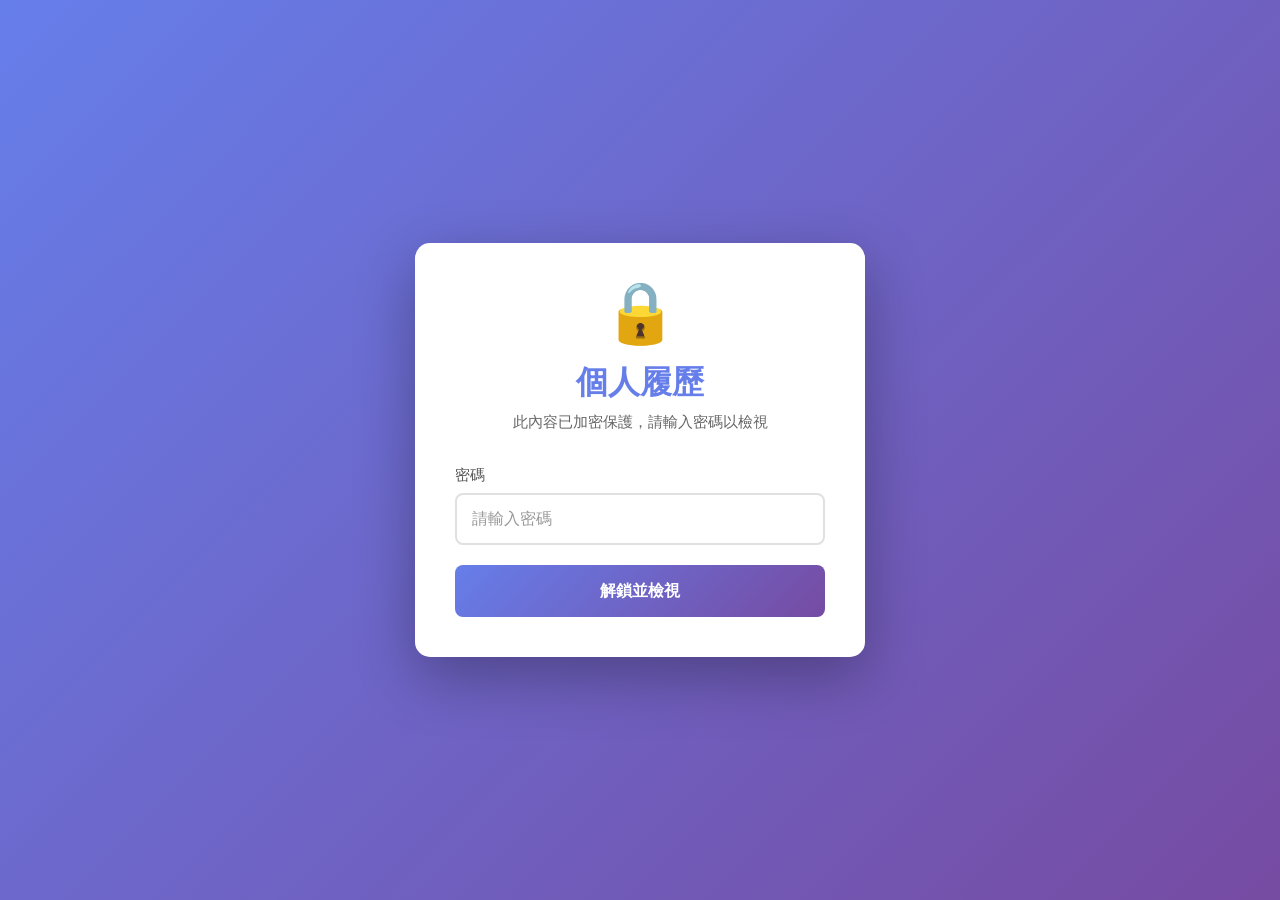
<file: index.html>
<!DOCTYPE html>
<html lang="zh-TW">

<head>
  <meta charset="UTF-8">
  <meta name="viewport" content="width=device-width, initial-scale=1.0">
  <title>個人履歷首頁</title>
  <!-- Google tag (gtag.js) -->
  <script async src="https://www.googletagmanager.com/gtag/js?id=G-F6J23JHR93"></script>
  <script>
    window.dataLayer = window.dataLayer || [];
    function gtag(){dataLayer.push(arguments);}
    gtag('js', new Date());

    gtag('config', 'G-F6J23JHR93');
  </script>
  <link rel="stylesheet" href="./styles/base.css">
  <link rel="stylesheet" href="./styles/login-screen.css">
  <link rel="stylesheet" href="./styles/navigation.css">
  <link rel="stylesheet" href="./styles/index.css">
</head>

<body>
  <!-- 登入畫面 -->
  <div id="loginScreen" class="hidden"></div>

  <!-- 導覽欄 -->
  <nav id="navigation"></nav>

  <!-- 主內容區域 -->
  <main>
    <div id="contentArea"></div>
    <div id="skills-stats-container"></div>
  </main>

  <!-- 頁腳 -->
  <footer>
    <p>© 2025 履歷系統. 版本 1.0 | 最後更新: <span id="last-updated">2025-11-11</span></p>
    <p><a href="work-experience.html">工作經歷</a> | <a href="portfolio.html">檢視作品集</a></p>
  </footer>

  <!-- 載入應用程式 -->
  <script type="module">
    import { IndexService } from "./services/IndexService.js";
    import { LanguageManager } from "./i18n/LanguageManager.js";
    import { BackToTopButton } from "./components/BackToTopButton.js";

    /**
     * 初始化首頁應用
     */
    async function initializeApp() {
      console.log('🚀 初始化首頁...');

      try {
        // 1️⃣ 初始化語言管理器（自動從 URL 或 localStorage 讀取）
        const language = LanguageManager.initialize();
        console.log(`📍 檢測到語言: ${language}`);

        // 2️⃣ 初始化首頁應用（包含登入處理）
        await IndexService.initializeApp(language);

        // 3️⃣ 初始化右下角回到最上方按鈕
        BackToTopButton.initialize();

        console.log('✅ 首頁初始化完成');
      } catch (error) {
        console.error('❌ 首頁初始化失敗:', error);
      }
    }

    // DOMContentLoaded 時初始化應用
    document.addEventListener('DOMContentLoaded', initializeApp);
  </script>
</body>

</html>
</file>
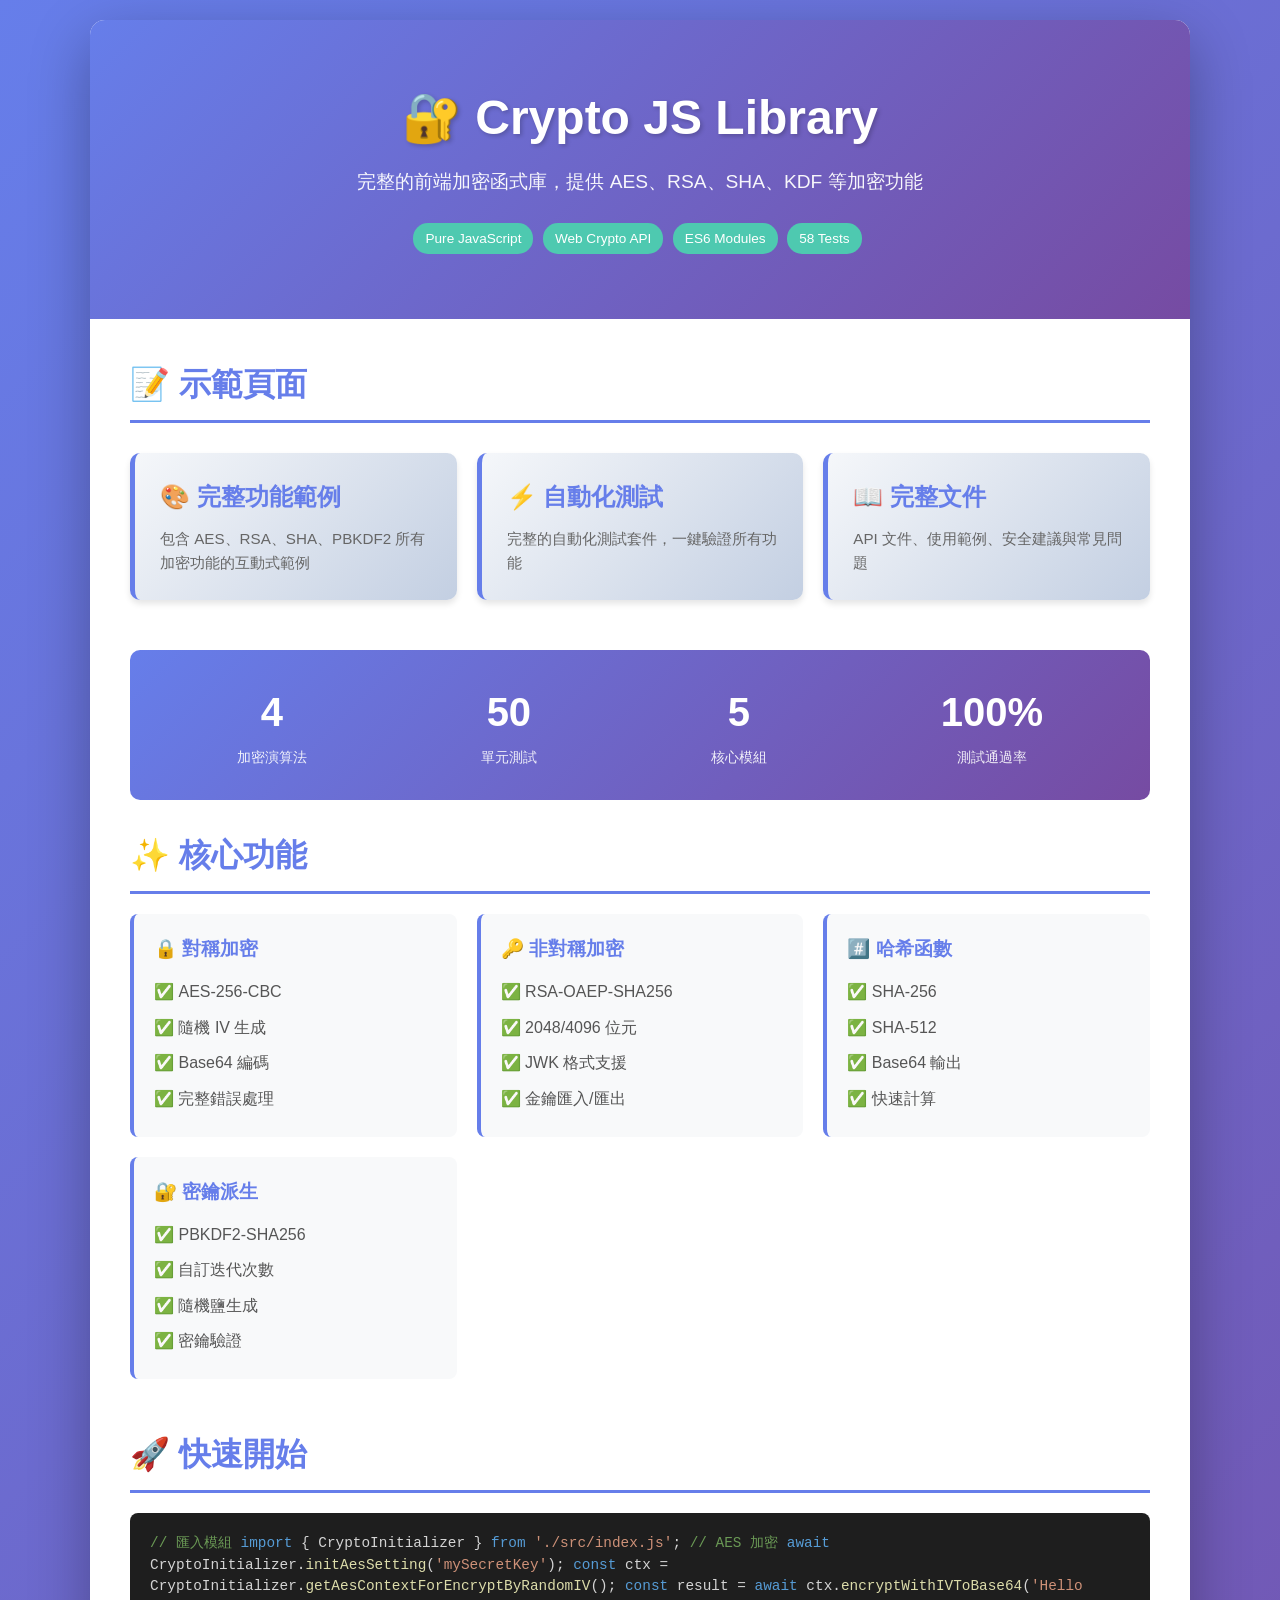
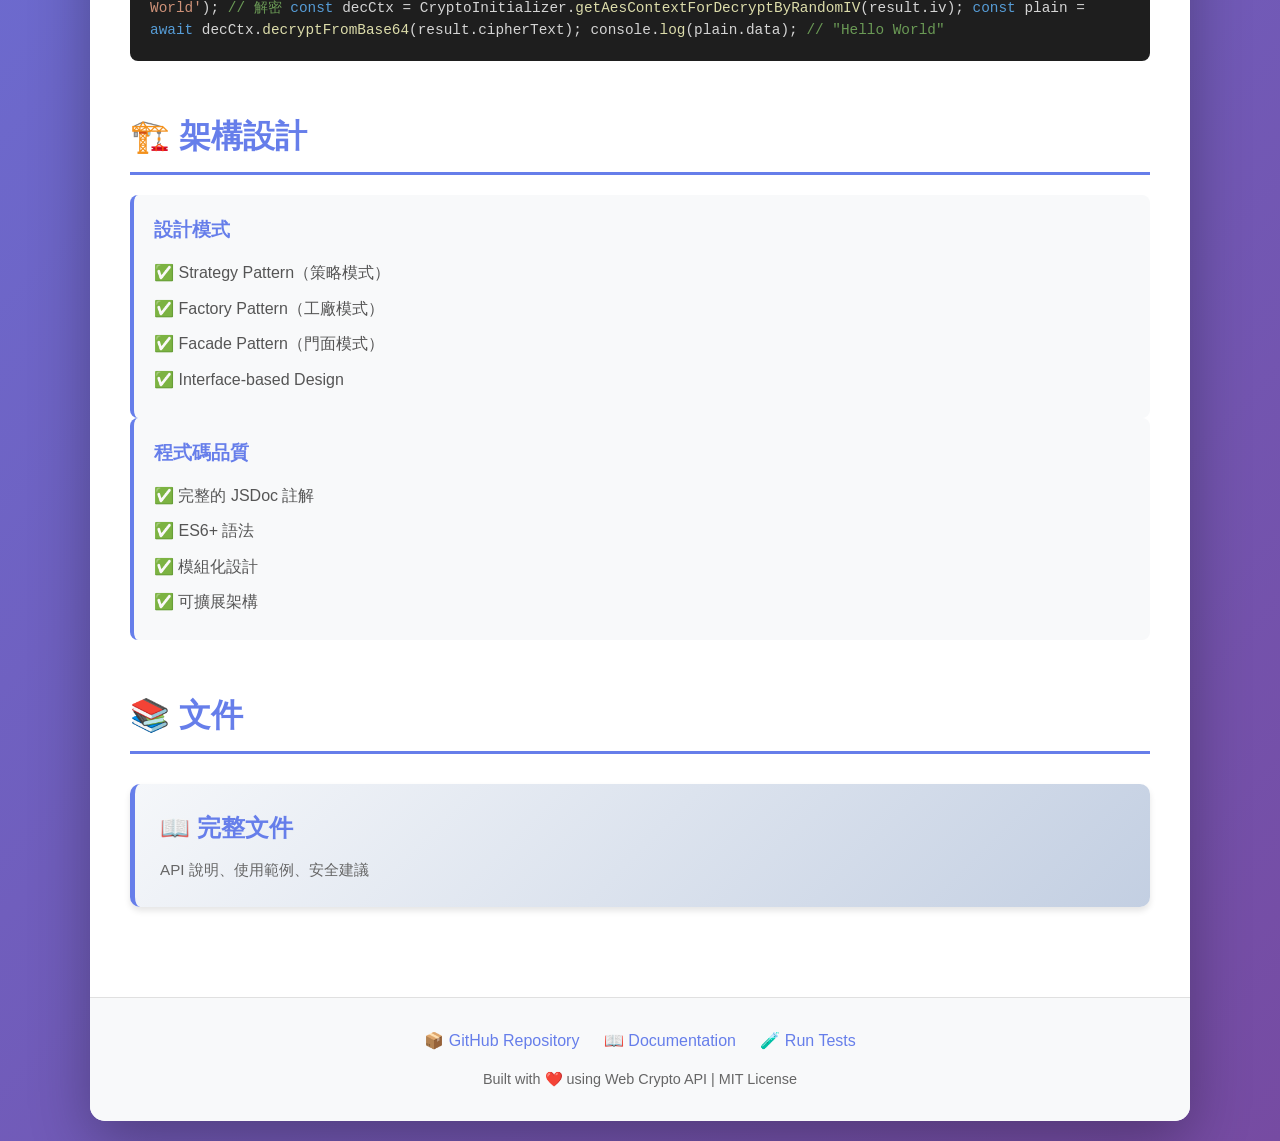
<file: crypto-js-lib/index.html>
<!DOCTYPE html>
<html lang="zh-TW">
<head>
  <meta charset="UTF-8">
  <meta name="viewport" content="width=device-width, initial-scale=1.0">
  <meta name="description" content="完整的前端加密函式庫，提供 AES、RSA、SHA、KDF 等加密功能">
  <title>Crypto JS Library - 前端加密函式庫</title>
  <style>
    * { margin: 0; padding: 0; box-sizing: border-box; }
    
    body {
      font-family: -apple-system, BlinkMacSystemFont, 'Segoe UI', 'Helvetica Neue', Arial, sans-serif;
      line-height: 1.6;
      background: linear-gradient(135deg, #667eea 0%, #764ba2 100%);
      min-height: 100vh;
      padding: 20px;
    }
    
    .container {
      max-width: 1100px;
      margin: 0 auto;
      background: white;
      border-radius: 15px;
      box-shadow: 0 20px 60px rgba(0,0,0,0.3);
      overflow: hidden;
    }
    
    .header {
      background: linear-gradient(135deg, #667eea 0%, #764ba2 100%);
      color: white;
      padding: 60px 40px;
      text-align: center;
    }
    
    .header h1 {
      font-size: 3em;
      margin-bottom: 10px;
      text-shadow: 2px 2px 4px rgba(0,0,0,0.2);
    }
    
    .header p {
      font-size: 1.2em;
      opacity: 0.95;
    }
    
    .content {
      padding: 40px;
    }
    
    .section {
      margin-bottom: 50px;
    }
    
    .section h2 {
      color: #667eea;
      font-size: 2em;
      margin-bottom: 20px;
      border-bottom: 3px solid #667eea;
      padding-bottom: 10px;
    }
    
    .links {
      display: grid;
      grid-template-columns: repeat(auto-fit, minmax(250px, 1fr));
      gap: 20px;
      margin: 30px 0;
    }
    
    .link-card {
      background: linear-gradient(135deg, #f5f7fa 0%, #c3cfe2 100%);
      padding: 25px;
      border-radius: 10px;
      text-decoration: none;
      color: #333;
      transition: all 0.3s ease;
      border-left: 5px solid #667eea;
      box-shadow: 0 4px 6px rgba(0,0,0,0.1);
    }
    
    .link-card:hover {
      transform: translateY(-5px);
      box-shadow: 0 8px 20px rgba(102, 126, 234, 0.3);
    }
    
    .link-card h3 {
      color: #667eea;
      font-size: 1.5em;
      margin-bottom: 10px;
    }
    
    .link-card p {
      color: #666;
      font-size: 0.95em;
    }
    
    .features {
      display: grid;
      grid-template-columns: repeat(auto-fit, minmax(300px, 1fr));
      gap: 20px;
    }
    
    .feature {
      background: #f8f9fa;
      padding: 20px;
      border-radius: 8px;
      border-left: 4px solid #667eea;
    }
    
    .feature h3 {
      color: #667eea;
      margin-bottom: 10px;
    }
    
    .feature ul {
      list-style: none;
      padding-left: 0;
    }
    
    .feature li {
      padding: 5px 0;
      color: #555;
    }
    
    .feature li:before {
      content: "✅ ";
      color: #4ec9b0;
      font-weight: bold;
    }
    
    .code-example {
      background: #1e1e1e;
      color: #d4d4d4;
      padding: 20px;
      border-radius: 8px;
      overflow-x: auto;
      font-family: 'Courier New', monospace;
      font-size: 0.9em;
      line-height: 1.5;
    }
    
    .code-example .keyword { color: #569cd6; }
    .code-example .string { color: #ce9178; }
    .code-example .function { color: #dcdcaa; }
    .code-example .comment { color: #6a9955; }
    
    .stats {
      display: flex;
      justify-content: space-around;
      flex-wrap: wrap;
      margin: 30px 0;
      padding: 20px;
      background: linear-gradient(135deg, #667eea 0%, #764ba2 100%);
      border-radius: 10px;
      color: white;
    }
    
    .stat {
      text-align: center;
      padding: 10px;
    }
    
    .stat-number {
      font-size: 2.5em;
      font-weight: bold;
      display: block;
    }
    
    .stat-label {
      font-size: 0.9em;
      opacity: 0.9;
    }
    
    .footer {
      background: #f8f9fa;
      padding: 30px 40px;
      text-align: center;
      color: #666;
      border-top: 1px solid #e0e0e0;
    }
    
    .footer a {
      color: #667eea;
      text-decoration: none;
      margin: 0 10px;
      font-weight: 500;
    }
    
    .footer a:hover {
      text-decoration: underline;
    }
    
    .badge {
      display: inline-block;
      padding: 5px 12px;
      background: #4ec9b0;
      color: white;
      border-radius: 15px;
      font-size: 0.85em;
      margin: 5px 5px 5px 0;
    }
    
    @media (max-width: 768px) {
      .header h1 { font-size: 2em; }
      .header p { font-size: 1em; }
      .content { padding: 20px; }
      .links { grid-template-columns: 1fr; }
    }
  </style>
</head>
<body>
  <div class="container">
    <div class="header">
      <h1>🔐 Crypto JS Library</h1>
      <p>完整的前端加密函式庫，提供 AES、RSA、SHA、KDF 等加密功能</p>
      <div style="margin-top: 20px;">
        <span class="badge">Pure JavaScript</span>
        <span class="badge">Web Crypto API</span>
        <span class="badge">ES6 Modules</span>
        <span class="badge">58 Tests</span>
      </div>
    </div>
    
    <div class="content">
      <!-- 快速連結 -->
      <div class="section">
        <h2>📝 示範頁面</h2>
        <div class="links">
          <a href="example.html" class="link-card">
            <h3>🎨 完整功能範例</h3>
            <p>包含 AES、RSA、SHA、PBKDF2 所有加密功能的互動式範例</p>
          </a>
          
          <a href="test-auto.html" class="link-card">
            <h3>⚡ 自動化測試</h3>
            <p>完整的自動化測試套件，一鍵驗證所有功能</p>
          </a>
          
          <a href="README.md" class="link-card">
            <h3>📖 完整文件</h3>
            <p>API 文件、使用範例、安全建議與常見問題</p>
          </a>
        </div>
      </div>
      
      <!-- 統計數據 -->
      <div class="stats">
        <div class="stat">
          <span class="stat-number">4</span>
          <span class="stat-label">加密演算法</span>
        </div>
        <div class="stat">
          <span class="stat-number">50</span>
          <span class="stat-label">單元測試</span>
        </div>
        <div class="stat">
          <span class="stat-number">5</span>
          <span class="stat-label">核心模組</span>
        </div>
        <div class="stat">
          <span class="stat-number">100%</span>
          <span class="stat-label">測試通過率</span>
        </div>
      </div>
      
      <!-- 特色功能 -->
      <div class="section">
        <h2>✨ 核心功能</h2>
        <div class="features">
          <div class="feature">
            <h3>🔒 對稱加密</h3>
            <ul>
              <li>AES-256-CBC</li>
              <li>隨機 IV 生成</li>
              <li>Base64 編碼</li>
              <li>完整錯誤處理</li>
            </ul>
          </div>
          
          <div class="feature">
            <h3>🔑 非對稱加密</h3>
            <ul>
              <li>RSA-OAEP-SHA256</li>
              <li>2048/4096 位元</li>
              <li>JWK 格式支援</li>
              <li>金鑰匯入/匯出</li>
            </ul>
          </div>
          
          <div class="feature">
            <h3>#️⃣ 哈希函數</h3>
            <ul>
              <li>SHA-256</li>
              <li>SHA-512</li>
              <li>Base64 輸出</li>
              <li>快速計算</li>
            </ul>
          </div>
          
          <div class="feature">
            <h3>🔐 密鑰派生</h3>
            <ul>
              <li>PBKDF2-SHA256</li>
              <li>自訂迭代次數</li>
              <li>隨機鹽生成</li>
              <li>密鑰驗證</li>
            </ul>
          </div>
        </div>
      </div>
      
      <!-- 快速開始 -->
      <div class="section">
        <h2>🚀 快速開始</h2>
        <div class="code-example">
<span class="comment">// 匯入模組</span>
<span class="keyword">import</span> { CryptoInitializer } <span class="keyword">from</span> <span class="string">'./src/index.js'</span>;

<span class="comment">// AES 加密</span>
<span class="keyword">await</span> CryptoInitializer.<span class="function">initAesSetting</span>(<span class="string">'mySecretKey'</span>);
<span class="keyword">const</span> ctx = CryptoInitializer.<span class="function">getAesContextForEncryptByRandomIV</span>();
<span class="keyword">const</span> result = <span class="keyword">await</span> ctx.<span class="function">encryptWithIVToBase64</span>(<span class="string">'Hello World'</span>);

<span class="comment">// 解密</span>
<span class="keyword">const</span> decCtx = CryptoInitializer.<span class="function">getAesContextForDecryptByRandomIV</span>(result.iv);
<span class="keyword">const</span> plain = <span class="keyword">await</span> decCtx.<span class="function">decryptFromBase64</span>(result.cipherText);

console.<span class="function">log</span>(plain.data); <span class="comment">// "Hello World"</span>
        </div>
      </div>
      
      <!-- 架構設計 -->
      <div class="section">
        <h2>🏗️ 架構設計</h2>
        <div class="feature">
          <h3>設計模式</h3>
          <ul>
            <li>Strategy Pattern（策略模式）</li>
            <li>Factory Pattern（工廠模式）</li>
            <li>Facade Pattern（門面模式）</li>
            <li>Interface-based Design</li>
          </ul>
        </div>
        <div class="feature">
          <h3>程式碼品質</h3>
          <ul>
            <li>完整的 JSDoc 註解</li>
            <li>ES6+ 語法</li>
            <li>模組化設計</li>
            <li>可擴展架構</li>
          </ul>
        </div>
      </div>
      
      <!-- 文件連結 -->
      <div class="section">
        <h2>📚 文件</h2>
        <div class="links">
          <a href="README.md" class="link-card">
            <h3>📖 完整文件</h3>
            <p>API 說明、使用範例、安全建議</p>
          </a>
        </div>
      </div>
    </div>
    
    <div class="footer">
      <p>
        <a href="https://github.com/你的用戶名/crypto-js-lib" target="_blank">📦 GitHub Repository</a>
        <a href="README.md">📖 Documentation</a>
        <a href="test-auto.html">🧪 Run Tests</a>
      </p>
      <p style="margin-top: 15px; font-size: 0.9em;">
        Built with ❤️ using Web Crypto API | MIT License
      </p>
    </div>
  </div>
  
  <script>
    // 環境檢查
    if (window.crypto && window.crypto.subtle) {
      console.log('✅ Web Crypto API 可用');
    } else {
      console.warn('⚠️ Web Crypto API 不可用');
    }
  </script>
</body>
</html>
</file>
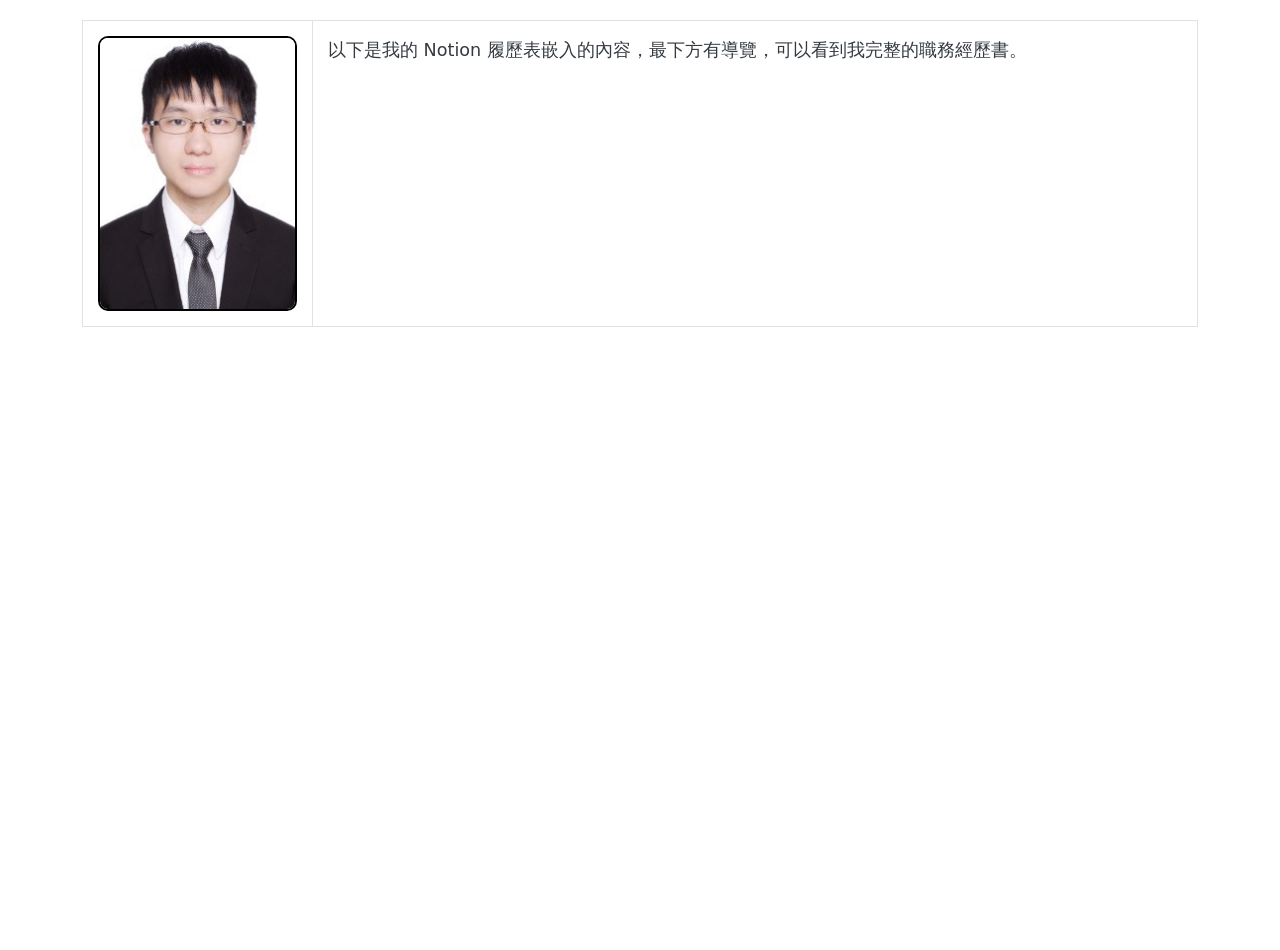
<file: Resume.html>
<!DOCTYPE html>
<html lang="en">
<head>
    <meta charset="UTF-8">
    <meta name="viewport" content="width=device-width, initial-scale=1.0">
    <title>Resume</title>
    <link href="https://cdn.jsdelivr.net/npm/bootstrap@5.3.0/dist/css/bootstrap.min.css" rel="stylesheet">
    <style>
        .container {
            margin-top: 20px;
        }
        .profile-photo {
            width: 199px;
            height: 275px;
            object-fit: cover;
            border: 2px solid #000;
            border-radius: 10px;
            display: block;
            margin: 0 auto;
        }
        .resume-table {
            width: 100%;
            border: 1px solid #dee2e6;
        }
        .resume-table td {
            vertical-align: top;
            padding: 15px;
            border: 1px solid #dee2e6;
        }
        .resume-text {
            font-size: 1.1rem;
            line-height: 1.6;
            color: #343a40;
            text-align: justify;
        }
    </style>
</head>
<body>
    <div class="container">
        <header>
            <table class="table resume-table">
                <tr>
                    <td style="width: 220px; text-align: center;">
                        <img src="Image.jpg" alt="Your Profile Photo" class="profile-photo">
                    </td>
                    <td>
                        <p class="resume-text">以下是我的 Notion 履歷表嵌入的內容，最下方有導覽，可以看到我完整的職務經歷書。</p>
                    </td>
                </tr>
            </table>
        </header>
        <main>
            <iframe src="https://accessible-coral-5ad.notion.site/ebd/096c32c5c0b14e5588dc5bfc638e1419" width="100%" height="600" frameborder="0" allowfullscreen></iframe>
        </main>
    </div>
    <script src="https://cdn.jsdelivr.net/npm/bootstrap@5.3.0/dist/js/bootstrap.bundle.min.js"></script>
</body>
</html>
</file>
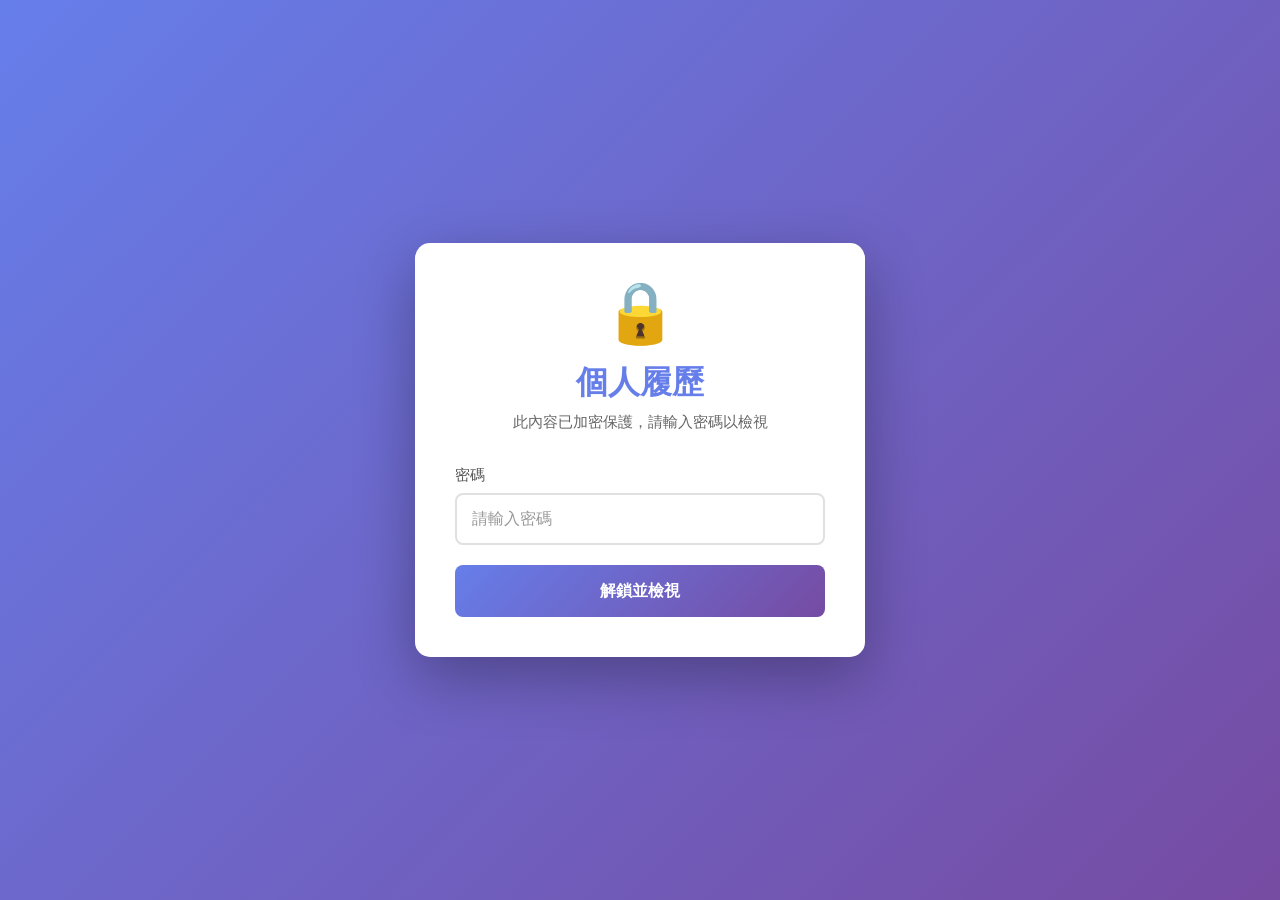
<file: resume.html>
<!DOCTYPE html>
<html lang="zh-TW">

<head>
  <meta charset="UTF-8">
  <meta name="viewport" content="width=device-width, initial-scale=1.0">
  <title>履歷表</title>
  <!-- Google tag (gtag.js) -->
  <script async src="https://www.googletagmanager.com/gtag/js?id=G-F6J23JHR93"></script>
  <script>
    window.dataLayer = window.dataLayer || [];
    function gtag(){dataLayer.push(arguments);}
    gtag('js', new Date());

    gtag('config', 'G-F6J23JHR93');
  </script>

  <!-- 共用樣式 -->
  <link rel="stylesheet" href="./styles/base.css">
  <link rel="stylesheet" href="./styles/navigation.css">
  <link rel="stylesheet" href="./styles/login-screen.css">

  <!-- 專屬樣式 -->
  <link rel="stylesheet" href="./styles/resume.css">
</head>

<body>
  <!-- 登入畫面 -->
  <div id="loginScreen" class="hidden"></div>

  <!-- 導覽列 -->
  <nav id="navigation"></nav>

  <!-- 主內容區域 -->
  <main id="resume-container">
    <!-- 載入和錯誤提示 -->
    <div id="loading-error-container"></div>

    <!-- 個人資訊區塊 -->
    <section class="profile-section">
      <h2 id="resume-title">履歷表</h2>
      <h3 id="profile-subtitle">個人資訊</h3>
      <ul class="profile-info-list" id="profile-list">
        <!-- 將由 JavaScript 動態填充 -->
      </ul>
    </section>

    <!-- 教育背景區塊 -->
    <section class="education-section">
      <h3 id="education-subtitle">教育背景</h3>
      <ul class="education-list" id="education-list">
        <!-- 將由 JavaScript 動態填充 -->
      </ul>
    </section>

    <!-- 工作經歷區塊 -->
    <section class="work-experience-section">
      <h3 id="work-experience-subtitle">工作經歷</h3>
      <ul class="work-experience-list" id="work-experience-list">
        <!-- 將由 JavaScript 動作填充 -->
      </ul>
    </section>

    <!-- 專業技能區塊 -->
    <section class="skills-section">
      <h3 id="skills-subtitle">專業技能</h3>
      <ul class="skills-list" id="skills-list">
        <!-- 將由 JavaScript 動態填充 -->
      </ul>
    </section>
  </main>

  <!-- 頁腳 -->
  <footer>
    <p>© 2025 履歷系統. 版本 1.0</p>
    <p><a href="index.html">返回首頁</a> | <a href="work-experience.html">檢視工作經歷</a></p>
  </footer>

  <!-- 初始化腳本 -->
  <script type="module">
    import { ResumeService } from './services/ResumeService.js';
    import { LanguageManager } from './i18n/LanguageManager.js';
    import { BackToTopButton } from './components/BackToTopButton.js';

    const PAGE_TYPE = 'resume';

    // 共用 GA 標記方法
    window.tagGAEvent = function tagGAEvent(name, type) {
      if (typeof gtag !== 'function') return;
      const safeName = (name || '').trim() || 'unknown';
      const pageType = type || PAGE_TYPE;
      gtag('event', 'click', {
        event_category: `${safeName}-${pageType}`,
        event_label: `${safeName}-${pageType}`,
        value: 1,
        transport_type: 'beacon'
      });
    };

    function bindLinkTracking(pageType = PAGE_TYPE) {
      document.addEventListener('click', (event) => {
        const link = event.target.closest('a');
        if (!link) return;

        const text = (link.textContent || link.getAttribute('aria-label') || link.href || '').trim();
        const name = text || link.href || 'unknown-link';
        window.tagGAEvent(name, pageType);
      });
    }

    /**
     * 初始化應用程式
     */
    async function initializeApp() {
      console.log('🚀 初始化履歷頁面...');

      try {
        // 1. 初始化語言管理器（自動從 URL 或 localStorage 讀取）
        const language = LanguageManager.initialize();
        console.log(`📍 檢測到語言: ${language}`);


        // 2. 初始化應用狀態和加載資料
        await ResumeService.initializeApp(language);

        // 初始化回到最上方按鈕
        BackToTopButton.initialize();

        // 3. 建立頁面應用實例並渲染
        const ResumeApp = (await import('./components/ResumeApp.js')).default;
        const app = new ResumeApp();
        app.renderPage();
      } catch (error) {
        console.error('❌ 應用程式初始化失敗:', error);
        const errorContainer = document.getElementById('loading-error-container');
        if (errorContainer) {
          errorContainer.innerHTML = `
            <div style="background-color: #f8d7da; color: #721c24; padding: 1rem; border-radius: 4px; margin: 1rem;">
              <strong>❌ 應用程式初始化失敗</strong>
              <p>${error.message}</p>
            </div>
          `;
        }
      }
    }

    // 綁定全站連結點擊追蹤
    bindLinkTracking();

    // DOMContentLoaded 時初始化應用
    document.addEventListener('DOMContentLoaded', initializeApp);
  </script>
</body>

</html>
</file>
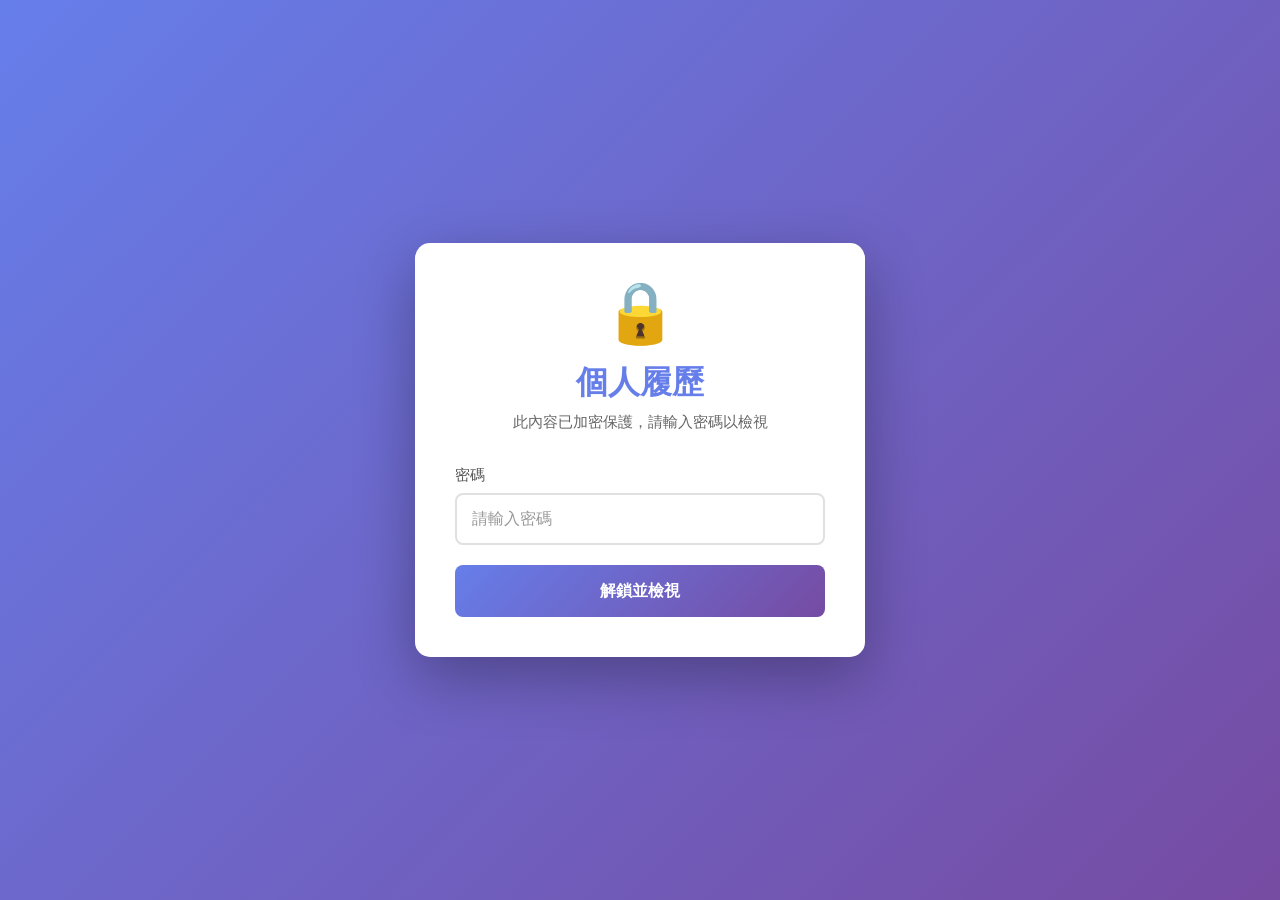
<file: work-experience.html>
<!DOCTYPE html>
<html lang="zh-TW">

<head>
    <meta charset="UTF-8">
    <meta name="viewport" content="width=device-width, initial-scale=1.0">
    <title>工作經歷 - 履歷系統</title>
    <!-- Google tag (gtag.js) -->
    <script async src="https://www.googletagmanager.com/gtag/js?id=G-F6J23JHR93"></script>
    <script>
        window.dataLayer = window.dataLayer || [];
        function gtag(){dataLayer.push(arguments);}
        gtag('js', new Date());

        gtag('config', 'G-F6J23JHR93');
    </script>
    <link rel="stylesheet" href="./styles/base.css">
    <link rel="stylesheet" href="./styles/login-screen.css">
    <link rel="stylesheet" href="./styles/navigation.css">
    <link rel="stylesheet" href="./styles/work-experience-table.css">
    <link rel="stylesheet" href="./styles/work-experience-modal.css">
    <link rel="stylesheet" href="./styles/work-experience.css">
</head>

<body>
    <div id="loginScreen" class="hidden"></div>
    <!-- 導覽欄 -->
    <nav id="navigation"></nav>

    <!-- 主內容區域 -->
    <main>
        <div id="work-experience-table"></div>
        <div id="loading" class="loading hidden">
            <span class="loading-spinner"></span>
            <span id="loading-text">正在載入工作經歷資料...</span>
        </div>
        <div id="error-container"></div>
    </main>

    <!-- 模態框容器 -->
    <div id="modal-container"></div>

    <!-- 頁腳 -->
    <footer>
        <p>© 2025 履歷系統. 版本 1.0 | 最後更新: <span id="last-updated">2025-11-09</span></p>
        <p><a href="index.html">返回首頁</a> | <a href="portfolio.html">檢視作品集</a></p>
    </footer>

    <!-- 載入應用程式 -->
    <script type="module">
        import { WorkExperienceService } from './services/WorkExperienceService.js';
        import { LanguageManager } from './i18n/LanguageManager.js';
        import { BackToTopButton } from './components/BackToTopButton.js';

        const PAGE_TYPE = 'work-experience';

        // 共用 GA 標記方法
        window.tagGAEvent = function tagGAEvent(name, type) {
            if (typeof gtag !== 'function') return;
            const safeName = (name || '').trim() || 'unknown';
            const pageType = type || PAGE_TYPE;
            gtag('event', 'click', {
                event_category: `${safeName}-${pageType}`,
                event_label: `${safeName}-${pageType}`,
                value: 1,
                transport_type: 'beacon'
            });
        };

        function bindLinkTracking(pageType = PAGE_TYPE) {
            document.addEventListener('click', (event) => {
                const link = event.target.closest('a');
                if (!link) return;

                const text = (link.textContent || link.getAttribute('aria-label') || link.href || '').trim();
                const name = text || link.href || 'unknown-link';
                window.tagGAEvent(name, pageType);
            });
        }

        /**
         * 初始化應用程式
         */
        async function initializeApp() {
            try {
                // 1. 初始化語言管理器（自動從 URL 或 localStorage 讀取）
                const language = LanguageManager.initialize();

                // 2. 初始化應用狀態和加載資料
                await WorkExperienceService.initializeApp(language);

                // 初始化回到最上方按鈕
                BackToTopButton.initialize();
            } catch (error) {
                console.error('❌ 應用程式初始化失敗:', error);
                const errorContainer = document.getElementById('error-container');
                if (errorContainer) {
                    errorContainer.innerHTML = `
                        <div class="error">
                            <div class="error-title">❌ 應用程式初始化失敗</div>
                            <p>${error.message}</p>
                        </div>
                    `;
                }
            }
        }

        // 綁定全站連結點擊追蹤
        bindLinkTracking();

        // DOMContentLoaded 時初始化應用
        document.addEventListener('DOMContentLoaded', initializeApp);
    </script>
</body>

</html>
</file>
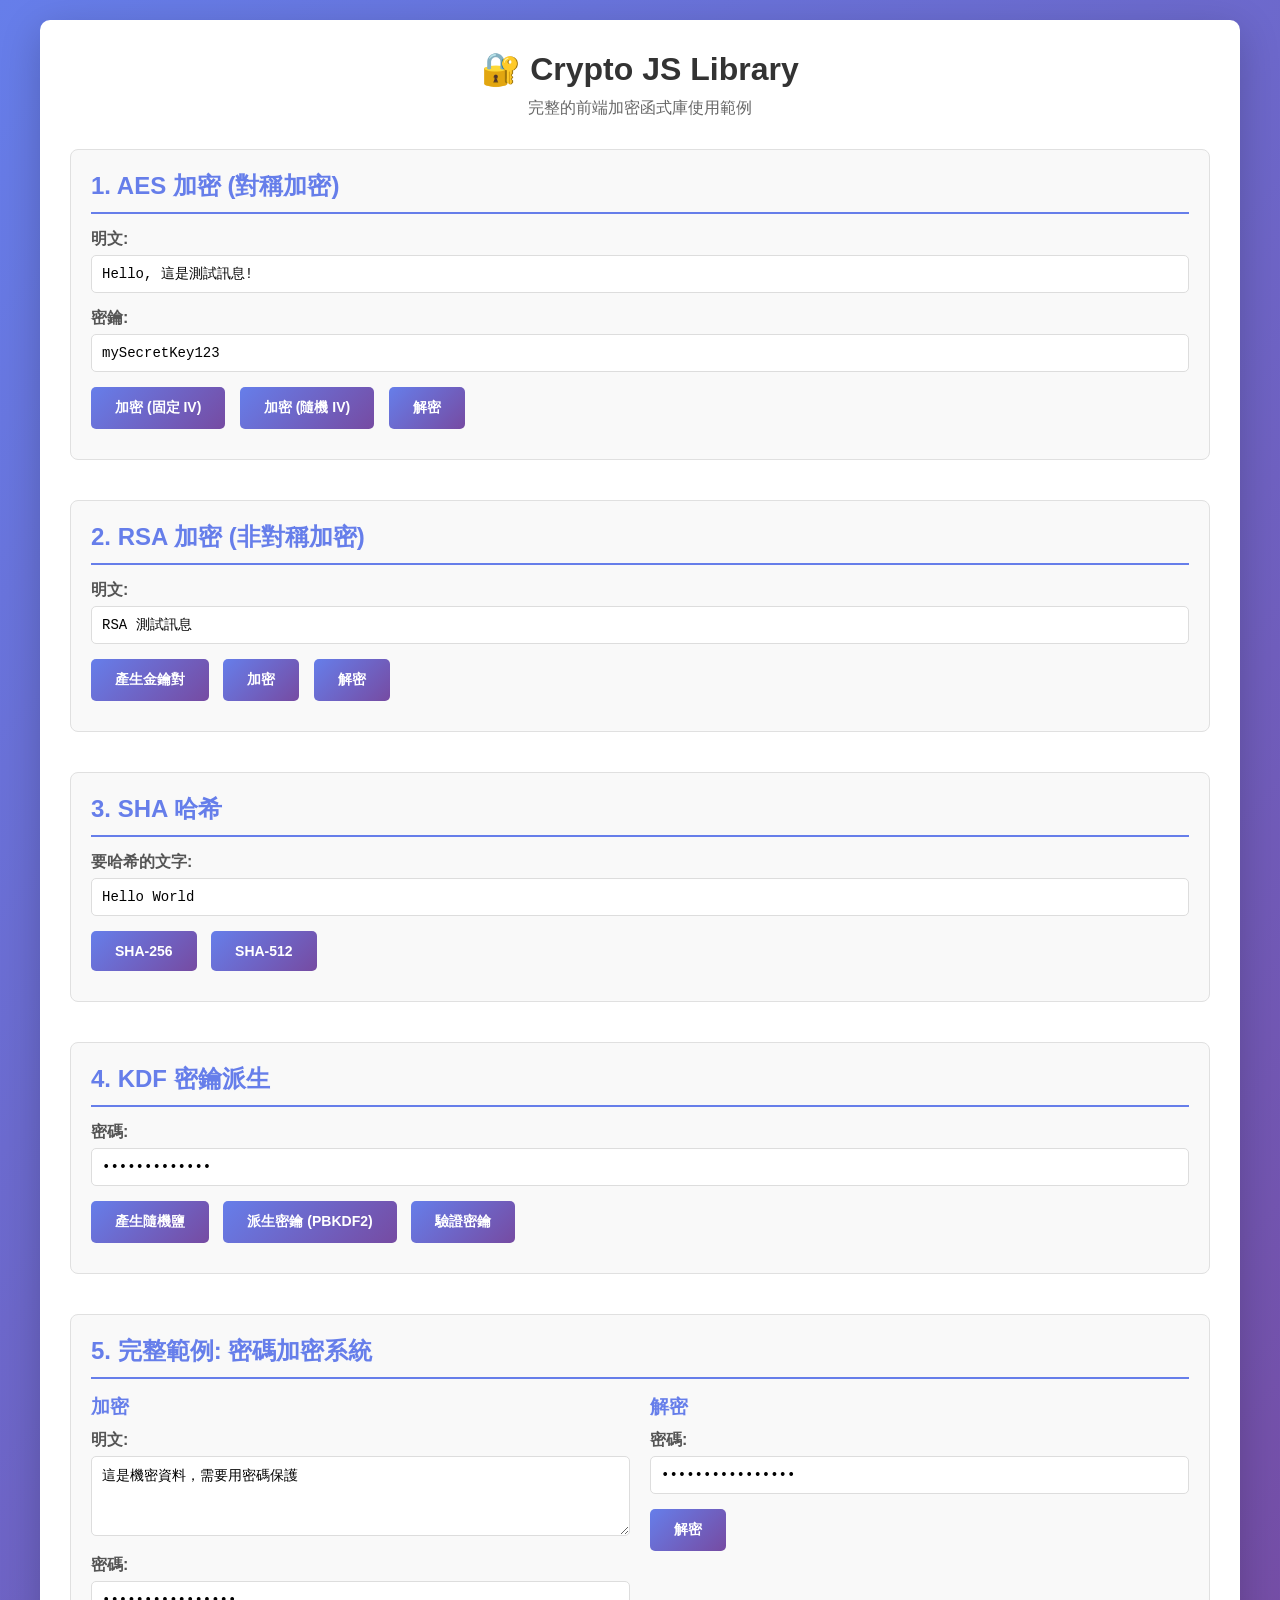
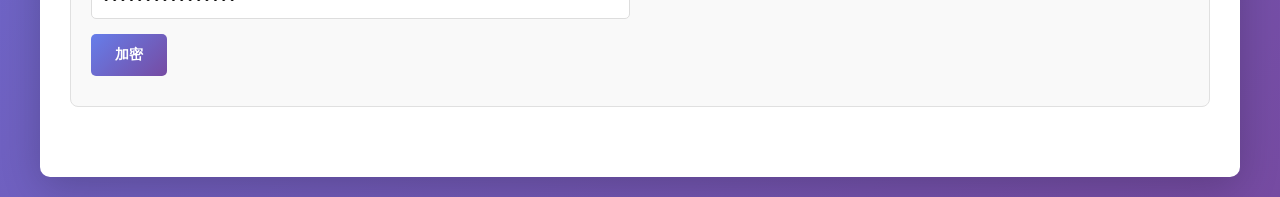
<file: crypto-js-lib/example.html>
<!DOCTYPE html>
<html lang="zh-TW">
<head>
  <meta charset="UTF-8">
  <meta name="viewport" content="width=device-width, initial-scale=1.0">
  <title>Crypto JS Library - 使用範例</title>
  <script type="importmap">
    {
      "imports": {}
    }
  </script>
  <style>
    * {
      margin: 0;
      padding: 0;
      box-sizing: border-box;
    }
    body {
      font-family: 'Segoe UI', Tahoma, Geneva, Verdana, sans-serif;
      background: linear-gradient(135deg, #667eea 0%, #764ba2 100%);
      min-height: 100vh;
      padding: 20px;
    }
    .container {
      max-width: 1200px;
      margin: 0 auto;
      background: white;
      border-radius: 10px;
      padding: 30px;
      box-shadow: 0 10px 40px rgba(0,0,0,0.2);
    }
    h1 {
      color: #333;
      margin-bottom: 10px;
      text-align: center;
    }
    .subtitle {
      text-align: center;
      color: #666;
      margin-bottom: 30px;
    }
    .section {
      margin-bottom: 40px;
      padding: 20px;
      border: 1px solid #e0e0e0;
      border-radius: 8px;
      background: #f9f9f9;
    }
    .section h2 {
      color: #667eea;
      margin-bottom: 15px;
      border-bottom: 2px solid #667eea;
      padding-bottom: 10px;
    }
    .input-group {
      margin-bottom: 15px;
    }
    label {
      display: block;
      margin-bottom: 5px;
      color: #555;
      font-weight: bold;
    }
    input, textarea {
      width: 100%;
      padding: 10px;
      border: 1px solid #ddd;
      border-radius: 5px;
      font-size: 14px;
      font-family: monospace;
    }
    textarea {
      min-height: 80px;
      resize: vertical;
    }
    button {
      background: linear-gradient(135deg, #667eea 0%, #764ba2 100%);
      color: white;
      border: none;
      padding: 12px 24px;
      border-radius: 5px;
      cursor: pointer;
      font-size: 14px;
      font-weight: bold;
      margin-right: 10px;
      margin-bottom: 10px;
      transition: transform 0.2s;
    }
    button:hover {
      transform: translateY(-2px);
    }
    button:active {
      transform: translateY(0);
    }
    .result {
      margin-top: 15px;
      padding: 15px;
      background: white;
      border-radius: 5px;
      border-left: 4px solid #667eea;
      word-break: break-all;
    }
    .result strong {
      color: #667eea;
    }
    .error {
      border-left-color: #e74c3c;
      color: #e74c3c;
    }
    .success {
      border-left-color: #27ae60;
    }
    .grid {
      display: grid;
      grid-template-columns: repeat(auto-fit, minmax(300px, 1fr));
      gap: 20px;
    }
  </style>
</head>
<body>
  <div class="container">
    <h1>🔐 Crypto JS Library</h1>
    <p class="subtitle">完整的前端加密函式庫使用範例</p>

    <!-- AES 加密 -->
    <div class="section">
      <h2>1. AES 加密 (對稱加密)</h2>
      <div class="input-group">
        <label>明文:</label>
        <input type="text" id="aesPlainText" value="Hello, 這是測試訊息!" placeholder="輸入要加密的文字">
      </div>
      <div class="input-group">
        <label>密鑰:</label>
        <input type="text" id="aesKey" value="mySecretKey123" placeholder="輸入密鑰">
      </div>
      <button onclick="aesEncryptFixed()">加密 (固定 IV)</button>
      <button onclick="aesEncryptRandom()">加密 (隨機 IV)</button>
      <button onclick="aesDecrypt()">解密</button>
      <div id="aesResult" class="result" style="display: none;"></div>
    </div>

    <!-- RSA 加密 -->
    <div class="section">
      <h2>2. RSA 加密 (非對稱加密)</h2>
      <div class="input-group">
        <label>明文:</label>
        <input type="text" id="rsaPlainText" value="RSA 測試訊息" placeholder="輸入要加密的文字">
      </div>
      <button onclick="rsaGenerateKeys()">產生金鑰對</button>
      <button onclick="rsaEncrypt()">加密</button>
      <button onclick="rsaDecrypt()">解密</button>
      <div id="rsaResult" class="result" style="display: none;"></div>
    </div>

    <!-- SHA 哈希 -->
    <div class="section">
      <h2>3. SHA 哈希</h2>
      <div class="input-group">
        <label>要哈希的文字:</label>
        <input type="text" id="hashText" value="Hello World" placeholder="輸入要哈希的文字">
      </div>
      <button onclick="sha256Hash()">SHA-256</button>
      <button onclick="sha512Hash()">SHA-512</button>
      <div id="hashResult" class="result" style="display: none;"></div>
    </div>

    <!-- KDF 密鑰派生 -->
    <div class="section">
      <h2>4. KDF 密鑰派生</h2>
      <div class="input-group">
        <label>密碼:</label>
        <input type="password" id="kdfPassword" value="myPassword123" placeholder="輸入密碼">
      </div>
      <button onclick="kdfGenerate()">產生隨機鹽</button>
      <button onclick="kdfDerivePbkdf2()">派生密鑰 (PBKDF2)</button>
      <button onclick="kdfVerify()">驗證密鑰</button>
      <div id="kdfResult" class="result" style="display: none;"></div>
    </div>

    <!-- 完整範例 -->
    <div class="section">
      <h2>5. 完整範例: 密碼加密系統</h2>
      <div class="grid">
        <div>
          <h3 style="color: #667eea; margin-bottom: 10px;">加密</h3>
          <div class="input-group">
            <label>明文:</label>
            <textarea id="fullPlainText" placeholder="輸入要加密的文字">這是機密資料，需要用密碼保護</textarea>
          </div>
          <div class="input-group">
            <label>密碼:</label>
            <input type="password" id="fullPassword" value="mySecurePassword" placeholder="輸入密碼">
          </div>
          <button onclick="fullEncrypt()">加密</button>
        </div>
        <div>
          <h3 style="color: #667eea; margin-bottom: 10px;">解密</h3>
          <div class="input-group">
            <label>密碼:</label>
            <input type="password" id="fullDecryptPassword" value="mySecurePassword" placeholder="輸入密碼">
          </div>
          <button onclick="fullDecrypt()">解密</button>
        </div>
      </div>
      <div id="fullResult" class="result" style="display: none;"></div>
    </div>
  </div>

  <script type="module">
    import { CryptoInitializer, Pbkdf2Strategy } from './src/index.js';
    
    // 全域變數儲存結果
    window.cryptoData = {
      aes: {},
      rsa: {},
      kdf: {},
      full: {}
    };

    // ==================== AES 功能 ====================
    window.aesEncryptFixed = async function() {
      try {
        const plainText = document.getElementById('aesPlainText').value;
        const key = document.getElementById('aesKey').value;
        const iv = 'fixedIV12345678';
        
        await CryptoInitializer.initAesSetting(key, iv);
        const context = CryptoInitializer.getAesContextForEncrypt();
        const result = await context.encryptToBase64(plainText);
        
        if (result.success) {
          window.cryptoData.aes.cipher = result.data;
          window.cryptoData.aes.iv = iv;
          window.cryptoData.aes.key = key;
          showResult('aesResult', `加密成功!<br><strong>密文:</strong> ${result.data}`, 'success');
        }
      } catch (error) {
        showResult('aesResult', `加密失敗: ${error.message}`, 'error');
      }
    };

    window.aesEncryptRandom = async function() {
      try {
        const plainText = document.getElementById('aesPlainText').value;
        const key = document.getElementById('aesKey').value;
        
        await CryptoInitializer.initAesSetting(key);
        const context = CryptoInitializer.getAesContextForEncryptByRandomIV();
        const result = await context.encryptWithIVToBase64(plainText);
        
        if (result.success) {
          window.cryptoData.aes.cipher = result.cipherText;
          window.cryptoData.aes.iv = result.iv;
          window.cryptoData.aes.key = key;
          showResult('aesResult', `加密成功!<br><strong>密文:</strong> ${result.cipherText}<br><strong>IV:</strong> ${result.iv}`, 'success');
        }
      } catch (error) {
        showResult('aesResult', `加密失敗: ${error.message}`, 'error');
      }
    };

    window.aesDecrypt = async function() {
      try {
        if (!window.cryptoData.aes.cipher) {
          throw new Error('請先加密!');
        }
        
        const context = CryptoInitializer.getAesContextForDecryptByRandomIV(window.cryptoData.aes.iv);
        const result = await context.decryptFromBase64(window.cryptoData.aes.cipher);
        
        if (result.success) {
          showResult('aesResult', `解密成功!<br><strong>明文:</strong> ${result.data}`, 'success');
        }
      } catch (error) {
        showResult('aesResult', `解密失敗: ${error.message}`, 'error');
      }
    };

    // ==================== RSA 功能 ====================
    window.rsaGenerateKeys = async function() {
      try {
        const keys = await CryptoInitializer.rsaGenerateKeys(2048);
        window.cryptoData.rsa.publicKey = keys.publicKey;
        window.cryptoData.rsa.privateKey = keys.privateKey;
        await CryptoInitializer.initRsaSetting(keys.publicKey, keys.privateKey);
        showResult('rsaResult', `金鑰對產生成功!<br><strong>公鑰:</strong> ${keys.publicKey.substring(0, 100)}...<br><strong>私鑰:</strong> ${keys.privateKey.substring(0, 100)}...`, 'success');
      } catch (error) {
        showResult('rsaResult', `產生金鑰失敗: ${error.message}`, 'error');
      }
    };

    window.rsaEncrypt = async function() {
      try {
        if (!window.cryptoData.rsa.publicKey) {
          throw new Error('請先產生金鑰對!');
        }
        
        const plainText = document.getElementById('rsaPlainText').value;
        const context = CryptoInitializer.getRsaContext();
        const result = await context.encryptToBase64(plainText);
        
        if (result.success) {
          window.cryptoData.rsa.cipher = result.data;
          showResult('rsaResult', `加密成功!<br><strong>密文:</strong> ${result.data}`, 'success');
        }
      } catch (error) {
        showResult('rsaResult', `加密失敗: ${error.message}`, 'error');
      }
    };

    window.rsaDecrypt = async function() {
      try {
        if (!window.cryptoData.rsa.cipher) {
          throw new Error('請先加密!');
        }
        
        const context = CryptoInitializer.getRsaContext();
        const result = await context.decryptFromBase64(window.cryptoData.rsa.cipher);
        
        if (result.success) {
          showResult('rsaResult', `解密成功!<br><strong>明文:</strong> ${result.data}`, 'success');
        }
      } catch (error) {
        showResult('rsaResult', `解密失敗: ${error.message}`, 'error');
      }
    };

    // ==================== SHA 哈希 ====================
    window.sha256Hash = async function() {
      try {
        const text = document.getElementById('hashText').value;
        const context = CryptoInitializer.getSha256HashContext();
        const result = await context.encryptToBase64(text);
        
        if (result.success) {
          showResult('hashResult', `SHA-256 哈希:<br><strong>${result.data}</strong>`, 'success');
        }
      } catch (error) {
        showResult('hashResult', `哈希失敗: ${error.message}`, 'error');
      }
    };

    window.sha512Hash = async function() {
      try {
        const text = document.getElementById('hashText').value;
        const context = CryptoInitializer.getSha512HashContext();
        const result = await context.encryptToBase64(text);
        
        if (result.success) {
          showResult('hashResult', `SHA-512 哈希:<br><strong>${result.data}</strong>`, 'success');
        }
      } catch (error) {
        showResult('hashResult', `哈希失敗: ${error.message}`, 'error');
      }
    };

    // ==================== KDF 功能 ====================
    window.kdfGenerate = function() {
      try {
        const { base64Salt, bytesSalt } = CryptoInitializer.generateSalt(16);
        window.cryptoData.kdf.salt = bytesSalt;
        window.cryptoData.kdf.saltBase64 = base64Salt;
        showResult('kdfResult', `隨機鹽產生成功!<br><strong>Base64:</strong> ${base64Salt}`, 'success');
      } catch (error) {
        showResult('kdfResult', `產生鹽失敗: ${error.message}`, 'error');
      }
    };

    window.kdfDerivePbkdf2 = async function() {
      try {
        if (!window.cryptoData.kdf.salt) {
          throw new Error('請先產生隨機鹽!');
        }
        
        const password = document.getElementById('kdfPassword').value;
        const pbkdf2Strategy = new Pbkdf2Strategy();
        const derivedKey = await CryptoInitializer.deriveKeyFromPasswordToBase64(
          password,
          window.cryptoData.kdf.salt,
          pbkdf2Strategy,
          100000,
          32
        );
        
        window.cryptoData.kdf.derivedKeyPbkdf2 = derivedKey;
        showResult('kdfResult', `PBKDF2 派生成功!<br><strong>密鑰:</strong> ${derivedKey}`, 'success');
      } catch (error) {
        showResult('kdfResult', `派生失敗: ${error.message}`, 'error');
      }
    };

    window.kdfDerive = async function() {
      try {
        if (!window.cryptoData.kdf.salt) {
          throw new Error('請先產生隨機鹽!');
        }
        
        const password = document.getElementById('kdfPassword').value;
        
        // 動態載入 Argon2Strategy
        showResult('kdfResult', '正在使用 Argon2 派生密鑰，請稍候...', 'success');
        
        const { Argon2Strategy } = await import('./src/kdf/Argon2Strategy.js');
        const argon2Strategy = new Argon2Strategy(65536, 1);
        
        const derivedKey = await CryptoInitializer.deriveKeyFromPasswordToBase64(
          password,
          window.cryptoData.kdf.salt,
          argon2Strategy,
          3,
          32
        );
        
        window.cryptoData.kdf.derivedKey = derivedKey;
        showResult('kdfResult', `Argon2 派生成功!<br><strong>密鑰:</strong> ${derivedKey}`, 'success');
      } catch (error) {
        showResult('kdfResult', `派生失敗: ${error.message}`, 'error');
      }
    };

    window.kdfVerify = async function() {
      try {
        if (!window.cryptoData.kdf.derivedKeyPbkdf2) {
          throw new Error('請先使用 PBKDF2 派生密鑰!');
        }
        
        const password = document.getElementById('kdfPassword').value;
        const keyBytes = atob(window.cryptoData.kdf.derivedKeyPbkdf2).split('').map(c => c.charCodeAt(0));
        const expectedKey = new Uint8Array(keyBytes);
        
        const pbkdf2Strategy = new Pbkdf2Strategy();
        const isValid = await CryptoInitializer.verifyDerivedKey(
          password,
          window.cryptoData.kdf.salt,
          expectedKey,
          pbkdf2Strategy,
          100000
        );
        
        showResult('kdfResult', `驗證結果: <strong>${isValid ? '成功 ✓' : '失敗 ✗'}</strong>`, isValid ? 'success' : 'error');
      } catch (error) {
        showResult('kdfResult', `驗證失敗: ${error.message}`, 'error');
      }
    };

    // ==================== 完整範例 ====================
    window.fullEncrypt = async function() {
      try {
        const plainText = document.getElementById('fullPlainText').value;
        const password = document.getElementById('fullPassword').value;
        
        showResult('fullResult', '正在加密，請稍候...', 'success');
        
        // 1. 產生隨機鹽
        const { base64Salt, bytesSalt } = CryptoInitializer.generateSalt(16);
        
        // 2. 從密碼派生密鑰 (使用 PBKDF2 較快)
        const pbkdf2 = new Pbkdf2Strategy();
        const derivedKey = await CryptoInitializer.deriveKeyFromPassword(password, bytesSalt, pbkdf2, 100000, 32);
        
        // 3. 使用派生的密鑰進行 AES 加密
        const aesContext = CryptoInitializer.getAesContextForEncryptByRandomIV();
        aesContext.key = derivedKey;
        
        const encryptResult = await aesContext.encryptWithIVToBase64(plainText);
        
        if (encryptResult.success) {
          window.cryptoData.full = {
            cipherText: encryptResult.cipherText,
            iv: encryptResult.iv,
            salt: base64Salt
          };
          
          showResult('fullResult', 
            `加密成功!<br>` +
            `<strong>密文:</strong> ${encryptResult.cipherText}<br>` +
            `<strong>IV:</strong> ${encryptResult.iv}<br>` +
            `<strong>鹽:</strong> ${base64Salt}`,
            'success'
          );
        }
      } catch (error) {
        showResult('fullResult', `加密失敗: ${error.message}`, 'error');
      }
    };

    window.fullDecrypt = async function() {
      try {
        if (!window.cryptoData.full.cipherText) {
          throw new Error('請先加密!');
        }
        
        const password = document.getElementById('fullDecryptPassword').value;
        
        showResult('fullResult', '正在解密，請稍候...', 'success');
        
        // 1. 從 Base64 轉換鹽
        const saltBinary = atob(window.cryptoData.full.salt);
        const bytesSalt = new Uint8Array(saltBinary.length);
        for (let i = 0; i < saltBinary.length; i++) {
          bytesSalt[i] = saltBinary.charCodeAt(i);
        }
        
        // 2. 從密碼派生相同的密鑰 (使用 PBKDF2 較快)
        const pbkdf2 = new Pbkdf2Strategy();
        const derivedKey = await CryptoInitializer.deriveKeyFromPassword(password, bytesSalt, pbkdf2, 100000, 32);
        
        // 3. 使用派生的密鑰進行 AES 解密
        const aesContext = CryptoInitializer.getAesContextForDecryptByRandomIV(window.cryptoData.full.iv);
        aesContext.key = derivedKey;
        
        const decryptResult = await aesContext.decryptFromBase64(window.cryptoData.full.cipherText);
        
        if (decryptResult.success) {
          showResult('fullResult', `解密成功!<br><strong>明文:</strong> ${decryptResult.data}`, 'success');
        } else {
          showResult('fullResult', `解密失敗 (可能密碼錯誤)`, 'error');
        }
      } catch (error) {
        showResult('fullResult', `解密失敗: ${error.message}`, 'error');
      }
    };

    // ==================== 輔助函數 ====================
    function showResult(elementId, message, type = '') {
      const element = document.getElementById(elementId);
      element.innerHTML = message;
      element.style.display = 'block';
      element.className = 'result ' + type;
    }

    // ==================== 環境檢查 ====================
    function checkEnvironment() {
      if (!window.crypto || !window.crypto.subtle) {
        alert('⚠️ 您的瀏覽器不支援 Web Crypto API，或需要在 HTTPS/localhost 環境下運行！');
        console.error('Web Crypto API 不可用');
        return false;
      }
      if (!window.TextEncoder || !window.TextDecoder) {
        alert('⚠️ 您的瀏覽器不支援 TextEncoder/TextDecoder！');
        console.error('TextEncoder/TextDecoder 不可用');
        return false;
      }
      console.log('✅ 環境檢查通過');
      return true;
    }

    // 頁面載入完成提示
    if (checkEnvironment()) {
      console.log('✅ Crypto JS Library 已載入!');
      console.log('💡 開啟開發者工具查看加密過程');
    }
  </script>
</body>
</html>
</file>
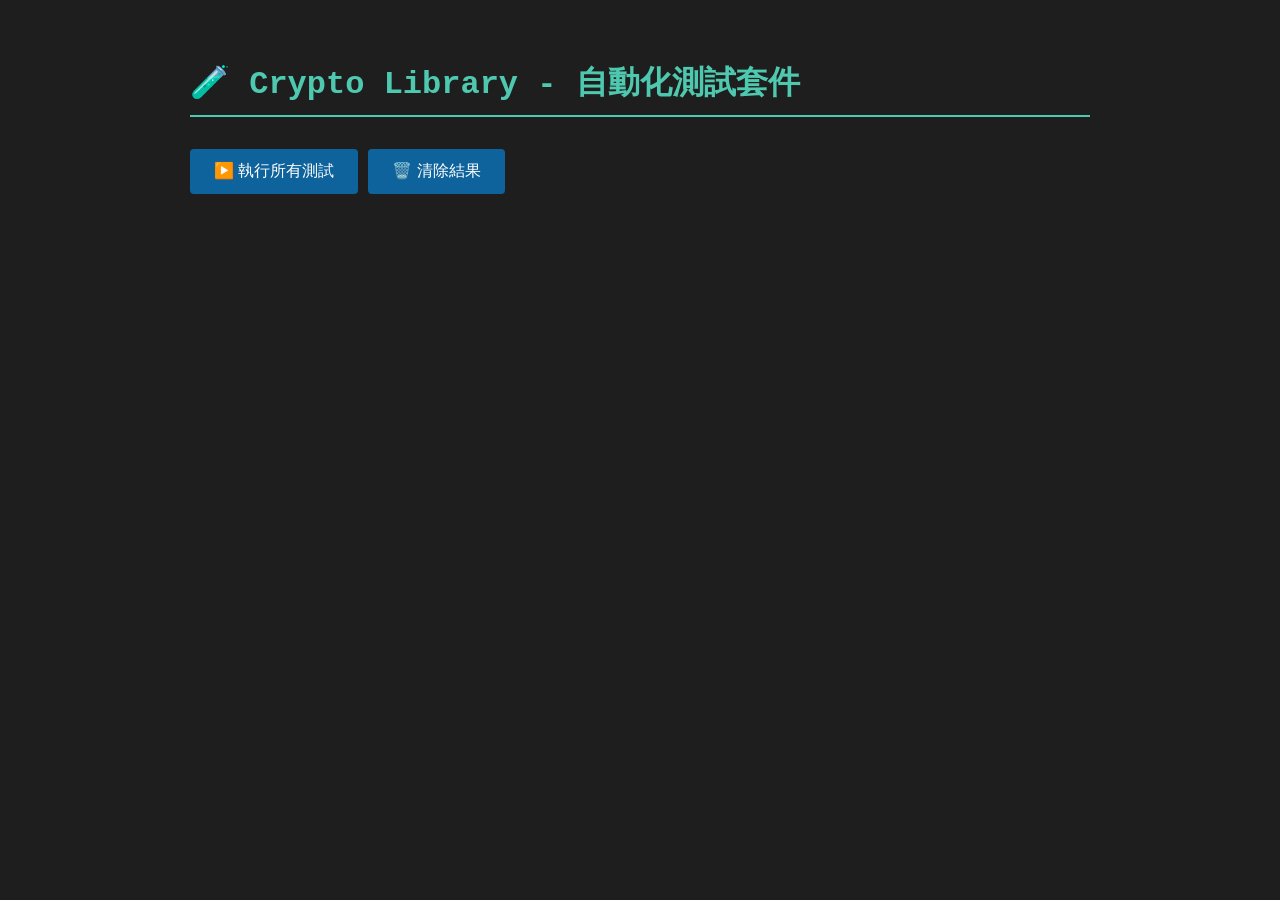
<file: crypto-js-lib/test-auto.html>
<!DOCTYPE html>
<html lang="zh-TW">
<head>
  <meta charset="UTF-8">
  <meta name="viewport" content="width=device-width, initial-scale=1.0">
  <title>自動測試所有功能</title>
  <script type="importmap">
    {
      "imports": {}
    }
  </script>
  <style>
    body {
      font-family: 'Courier New', monospace;
      max-width: 900px;
      margin: 20px auto;
      padding: 20px;
      background: #1e1e1e;
      color: #d4d4d4;
    }
    h1 {
      color: #4ec9b0;
      border-bottom: 2px solid #4ec9b0;
      padding-bottom: 10px;
    }
    .test-result {
      margin: 10px 0;
      padding: 10px;
      border-left: 4px solid #ccc;
      background: #2d2d2d;
      font-size: 14px;
    }
    .test-result.success {
      border-left-color: #4ec9b0;
    }
    .test-result.error {
      border-left-color: #f48771;
      color: #f48771;
    }
    .test-result.running {
      border-left-color: #dcdcaa;
      color: #dcdcaa;
    }
    button {
      background: #0e639c;
      color: white;
      border: none;
      padding: 12px 24px;
      font-size: 16px;
      cursor: pointer;
      border-radius: 4px;
      margin: 10px 0;
    }
    button:hover {
      background: #1177bb;
    }
    button:disabled {
      background: #666;
      cursor: not-allowed;
    }
    .summary {
      margin-top: 20px;
      padding: 15px;
      background: #2d2d2d;
      border-radius: 4px;
    }
    .summary h2 {
      color: #4ec9b0;
      margin-top: 0;
    }
    pre {
      background: #1e1e1e;
      padding: 10px;
      border-radius: 4px;
      overflow-x: auto;
      font-size: 12px;
    }
  </style>
</head>
<body>
  <h1>🧪 Crypto Library - 自動化測試套件</h1>
  
  <button id="runAllBtn" onclick="runAllTests()">▶️ 執行所有測試</button>
  <button onclick="clearResults()">🗑️ 清除結果</button>
  
  <div id="results"></div>
  
  <div id="summary" class="summary" style="display: none;">
    <h2>📊 測試摘要</h2>
    <div id="summaryContent"></div>
  </div>

  <script type="module">
    import { CryptoInitializer, Pbkdf2Strategy } from './src/index.js';
    import { 
      encryptAes, 
      decryptAes, 
      encryptAesByRandomIV, 
      decryptAesByRandomIV 
    } from './src/CryptoExtension.js';
    
    let testResults = [];
    
    function addResult(name, status, message, details = '') {
      const result = { name, status, message, details };
      testResults.push(result);
      
      const resultsDiv = document.getElementById('results');
      const div = document.createElement('div');
      div.className = `test-result ${status}`;
      div.id = `test-${name}`;
      
      let icon = status === 'success' ? '✅' : status === 'error' ? '❌' : '⏳';
      div.innerHTML = `
        <strong>${icon} ${name}</strong><br>
        ${message}
        ${details ? `<pre>${details}</pre>` : ''}
      `;
      
      resultsDiv.appendChild(div);
      div.scrollIntoView({ behavior: 'smooth', block: 'end' });
    }
    
    function updateResult(name, status, message, details = '') {
      const testId = `test-${name}`;
      const existingDiv = document.getElementById(testId);
      
      if (existingDiv) {
        existingDiv.remove();
      }
      
      // 更新結果陣列
      testResults = testResults.filter(r => r.name !== name);
      addResult(name, status, message, details);
    }
    
    function updateSummary() {
      const success = testResults.filter(r => r.status === 'success').length;
      const error = testResults.filter(r => r.status === 'error').length;
      const total = testResults.length;
      
      const summaryDiv = document.getElementById('summary');
      const contentDiv = document.getElementById('summaryContent');
      
      summaryDiv.style.display = 'block';
      contentDiv.innerHTML = `
        <p><strong>總測試數:</strong> ${total}</p>
        <p><strong>✅ 成功:</strong> ${success}</p>
        <p><strong>❌ 失敗:</strong> ${error}</p>
        <p><strong>成功率:</strong> ${total > 0 ? ((success/total)*100).toFixed(1) : 0}%</p>
      `;
    }
    
    window.runAllTests = async function() {
      const btn = document.getElementById('runAllBtn');
      btn.disabled = true;
      btn.textContent = '⏳ 測試執行中...';
      
      testResults = [];
      document.getElementById('results').innerHTML = '';
      document.getElementById('summary').style.display = 'none';
      
      // 環境檢查（不計入測試數量）
      try {
        if (!window.crypto || !window.crypto.subtle) {
          throw new Error('Web Crypto API 不可用');
        }
        if (!window.TextEncoder) {
          throw new Error('TextEncoder 不可用');
        }
      } catch (error) {
        // 顯示錯誤但不計入測試
        document.getElementById('results').innerHTML = `<div class="error"><h3>❌ 環境檢查失敗</h3><p>${error.message}</p></div>`;
        btn.disabled = false;
        btn.textContent = '▶️ 執行所有測試';
        return;
      }
      
      // 測試 1: AES 加密 (CryptoInitializer)
      try {
        addResult('測試 1: AES 加密', 'running', '測試中...');
        await new Promise(resolve => setTimeout(resolve, 100));
        
        const plainText = 'Hello, World! 測試訊息 🔐';
        const key = 'mySecretKey123';
        
        await CryptoInitializer.initAesSetting(key);
        const ctx = CryptoInitializer.getAesContextForEncryptByRandomIV();
        const encResult = await ctx.encryptWithIVToBase64(plainText);
        
        if (!encResult.success) throw new Error('加密失敗');
        
        const decCtx = CryptoInitializer.getAesContextForDecryptByRandomIV(encResult.iv);
        const decResult = await decCtx.decryptFromBase64(encResult.cipherText);
        
        if (!decResult.success) throw new Error('解密失敗');
        if (decResult.data !== plainText) throw new Error('解密結果不符');
        
        updateResult('測試 1: AES 加密', 'success', '加密/解密成功', 
          `原文: ${plainText}\n密文: ${encResult.cipherText.substring(0, 40)}...\n解密: ${decResult.data}`);
      } catch (error) {
        updateResult('測試 1: AES 加密', 'error', error.message);
      }
      
      // 測試 2: CryptoExtension
      try {
        addResult('測試 2: CryptoExtension', 'running', '測試中...');
        await new Promise(resolve => setTimeout(resolve, 100));
        
        const plainText = 'Extension Test';
        const { cipher, iv } = await encryptAesByRandomIV(plainText);
        const decrypted = await decryptAesByRandomIV(cipher, iv);
        
        if (decrypted !== plainText) throw new Error('解密結果不符');
        
        updateResult('測試 2: CryptoExtension', 'success', 'Extension Methods 正常運作');
      } catch (error) {
        updateResult('測試 2: CryptoExtension', 'error', error.message);
      }
      
      // 測試 3: RSA 加密
      try {
        addResult('測試 3: RSA 加密', 'running', '產生密鑰中...');
        await new Promise(resolve => setTimeout(resolve, 100));
        
        const plainText = 'RSA Test Message';
        const keys = await CryptoInitializer.rsaGenerateKeys(2048);
        await CryptoInitializer.initRsaSetting(keys.publicKey, keys.privateKey);
        
        const ctx = CryptoInitializer.getRsaContext();
        const encResult = await ctx.encryptToBase64(plainText);
        
        if (!encResult.success) throw new Error('加密失敗');
        
        const decResult = await ctx.decryptFromBase64(encResult.data);
        
        if (!decResult.success) throw new Error('解密失敗');
        if (decResult.data !== plainText) throw new Error('解密結果不符');
        
        updateResult('測試 3: RSA 加密', 'success', 'RSA-2048 加密/解密成功');
      } catch (error) {
        updateResult('測試 3: RSA 加密', 'error', error.message);
      }
      
      // 測試 4: SHA-256
      try {
        addResult('測試 4: SHA-256', 'running', '測試中...');
        await new Promise(resolve => setTimeout(resolve, 100));
        
        const text = 'Hello World';
        const ctx = CryptoInitializer.getSha256HashContext();
        const result = await ctx.encryptToBase64(text);
        
        if (!result.success) throw new Error('哈希失敗');
        
        // 驗證哈希值是否一致
        const ctx2 = CryptoInitializer.getSha256HashContext();
        const result2 = await ctx2.encryptToBase64(text);
        
        if (result.data !== result2.data) throw new Error('哈希結果不一致');
        
        updateResult('測試 4: SHA-256', 'success', '哈希計算正確', 
          `輸入: ${text}\nSHA-256: ${result.data}`);
      } catch (error) {
        updateResult('測試 4: SHA-256', 'error', error.message);
      }
      
      // 測試 5: SHA-512
      try {
        addResult('測試 5: SHA-512', 'running', '測試中...');
        await new Promise(resolve => setTimeout(resolve, 100));
        
        const text = 'Hello World';
        const ctx = CryptoInitializer.getSha512HashContext();
        const result = await ctx.encryptToBase64(text);
        
        if (!result.success) throw new Error('哈希失敗');
        if (result.data.length < 80) throw new Error('SHA-512 哈希長度不正確');
        
        updateResult('測試 5: SHA-512', 'success', 'SHA-512 哈希計算正確');
      } catch (error) {
        updateResult('測試 5: SHA-512', 'error', error.message);
      }
      
      // 測試 6: PBKDF2
      try {
        addResult('測試 6: PBKDF2', 'running', '派生密鑰中...');
        await new Promise(resolve => setTimeout(resolve, 100));
        
        const password = 'myPassword123';
        const { bytesSalt } = CryptoInitializer.generateSalt(16);
        const pbkdf2 = new Pbkdf2Strategy();
        
        const key1 = await CryptoInitializer.deriveKeyFromPasswordToBase64(
          password, bytesSalt, pbkdf2, 1000, 32
        );
        
        const key2 = await CryptoInitializer.deriveKeyFromPasswordToBase64(
          password, bytesSalt, pbkdf2, 1000, 32
        );
        
        if (key1 !== key2) throw new Error('相同密碼和鹽應產生相同密鑰');
        
        updateResult('測試 6: PBKDF2', 'success', 'PBKDF2 密鑰派生正確');
      } catch (error) {
        updateResult('測試 6: PBKDF2', 'error', error.message);
      }
      
      // 測試 7: 完整加密流程
      try {
        addResult('測試 7: 完整流程', 'running', '測試密碼加密系統...');
        await new Promise(resolve => setTimeout(resolve, 100));
        
        const plainText = '這是需要保護的機密資料 🔒';
        const password = 'securePassword123';
        
        // 加密
        const { base64Salt, bytesSalt } = CryptoInitializer.generateSalt(16);
        const pbkdf2 = new Pbkdf2Strategy();
        const derivedKey = await CryptoInitializer.deriveKeyFromPassword(
          password, bytesSalt, pbkdf2, 10000, 32
        );
        
        const aesCtx = CryptoInitializer.getAesContextForEncryptByRandomIV();
        aesCtx.key = derivedKey;
        const encResult = await aesCtx.encryptWithIVToBase64(plainText);
        
        if (!encResult.success) throw new Error('加密失敗');
        
        // 解密
        const saltBytes = new Uint8Array(
          atob(base64Salt).split('').map(c => c.charCodeAt(0))
        );
        const derivedKey2 = await CryptoInitializer.deriveKeyFromPassword(
          password, saltBytes, pbkdf2, 10000, 32
        );
        
        const decCtx = CryptoInitializer.getAesContextForDecryptByRandomIV(encResult.iv);
        decCtx.key = derivedKey2;
        const decResult = await decCtx.decryptFromBase64(encResult.cipherText);
        
        if (!decResult.success) throw new Error('解密失敗');
        if (decResult.data !== plainText) throw new Error('解密結果不符');
        
        updateResult('測試 7: 完整流程', 'success', 
          '密碼加密系統完整運作 (KDF + AES)');
      } catch (error) {
        updateResult('測試 7: 完整流程', 'error', error.message);
      }
      
      btn.disabled = false;
      btn.textContent = '▶️ 執行所有測試';
      updateSummary();
    };
    
    window.clearResults = function() {
      document.getElementById('results').innerHTML = '';
      document.getElementById('summary').style.display = 'none';
      testResults = [];
    };
    
    // 頁面載入時顯示環境資訊
    console.log('🧪 自動化測試套件已載入');
    console.log('環境資訊:');
    console.log('- Web Crypto API:', !!window.crypto?.subtle);
    console.log('- TextEncoder:', !!window.TextEncoder);
    console.log('- 協議:', window.location.protocol);
    console.log('- 主機:', window.location.host);
  </script>
</body>
</html>
</file>
<file: styles/base.css>
/* styles/base.css
   共用基礎樣式，供多個頁面重用
*/

* {
  margin: 0;
  padding: 0;
  box-sizing: border-box;
}

.hidden {
  display: none !important;
}

html, body {
  height: 100%;
  font-family: 'Segoe UI', Tahoma, Geneva, Verdana, sans-serif;
  background-color: #f5f5f5;
  color: #333;
}

body {
  display: flex;
  flex-direction: column;
}

main {
  flex: 1;
  padding: 2rem;
  max-width: 1400px;
  margin: 0 auto;
  width: 100%;
}

@media (max-width: 640px) {
  main {
    padding: 1rem;
    overflow-x: auto;
    -webkit-overflow-scrolling: touch;
  }
}

.loading {
  text-align: center;
  padding: 3rem;
  font-size: 1.1rem;
  color: #7f8c8d;
}

.loading-spinner {
  display: inline-block;
  width: 40px;
  height: 40px;
  border: 4px solid #ecf0f1;
  border-top-color: #3498db;
  border-radius: 50%;
  animation: spin 1s linear infinite;
  margin-right: 1rem;
}

@keyframes spin {
  to { transform: rotate(360deg); }
}

.error {
  background-color: #fadbd8;
  color: #c0392b;
  padding: 1.5rem;
  border-radius: 4px;
  border-left: 4px solid #e74c3c;
  margin: 2rem 0;
}

.error-title {
  font-weight: 600;
  margin-bottom: 0.5rem;
}

footer {
  background-color: #2c3e50;
  color: #ecf0f1;
  text-align: center;
  padding: 1.5rem;
  font-size: 0.9rem;
  margin-top: auto;
}

footer a {
  color: #3498db;
  text-decoration: none;
  transition: color 0.3s;
}

footer a:hover {
  color: #2980b9;
  text-decoration: underline;
}

@media (max-width: 768px) {
  main {
    padding: 1rem;
  }
}
</file>
<file: styles/login-screen.css>
/**
 * Login Screen Styles
 * 登入畫面共用樣式，可在多個頁面使用
 */

/* ============================================
   登入畫面容器
   ============================================ */

#loginScreen {
    position: fixed;
    top: 0;
    left: 0;
    width: 100%;
    height: 100%;
    display: flex;
    align-items: center;
    justify-content: center;
    background: linear-gradient(135deg, #667eea 0%, #764ba2 100%);
    z-index: 9999;
    padding: 20px;
    box-sizing: border-box;
}

/* ============================================
   登入盒子
   ============================================ */

#loginScreen .login-box {
    background: white;
    padding: 40px;
    border-radius: 15px;
    box-shadow: 0 20px 60px rgba(0, 0, 0, 0.3);
    max-width: 450px;
    width: 100%;
    text-align: center;
    box-sizing: border-box;
}

/* ============================================
   標題和文本
   ============================================ */

#loginScreen .login-box h1 {
    color: #667eea;
    margin: 0 0 10px 0;
    font-size: 2em;
    font-weight: 600;
    line-height: 1.2;
}

#loginScreen .login-box p {
    color: #666;
    margin: 0 0 30px 0;
    font-size: 0.95em;
    line-height: 1.5;
}

/* ============================================
   鎖形圖標
   ============================================ */

#loginScreen .lock-icon {
    font-size: 60px;
    margin: 0 0 20px 0;
    animation: pulse 2s ease-in-out infinite;
    display: block;
    line-height: 1;
    text-align: center;
}

@keyframes pulse {
    0%, 100% {
        transform: scale(1);
    }
    50% {
        transform: scale(1.1);
    }
}

/* ============================================
   輸入框群組
   ============================================ */

#loginScreen .input-group {
    margin: 0 0 20px 0;
    text-align: left;
    display: flex;
    flex-direction: column;
}

#loginScreen .input-group label {
    display: block;
    margin: 0 0 8px 0;
    color: #555;
    font-weight: 500;
    font-size: 0.95em;
    line-height: 1.4;
}

#loginScreen .input-group input {
    width: 100%;
    padding: 12px 15px;
    border: 2px solid #e0e0e0;
    border-radius: 8px;
    font-size: 16px;
    transition: border-color 0.3s ease, box-shadow 0.3s ease;
    font-family: inherit;
    box-sizing: border-box;
    margin: 0;
    line-height: 1.5;
    color: #333;
    background-color: #fff;
}

#loginScreen .input-group input::placeholder {
    color: #999;
}

#loginScreen .input-group input:focus {
    outline: none;
    border-color: #667eea;
    box-shadow: 0 0 0 3px rgba(102, 126, 234, 0.1);
}

/* ============================================
   登入按鈕
   ============================================ */

#loginScreen .btn {
    width: 100%;
    padding: 14px;
    background: linear-gradient(135deg, #667eea 0%, #764ba2 100%);
    color: white;
    border: none;
    border-radius: 8px;
    font-size: 16px;
    font-weight: 600;
    cursor: pointer;
    transition: transform 0.2s ease, box-shadow 0.2s ease, background 0.2s ease;
    box-sizing: border-box;
    font-family: inherit;
    margin: 0;
    line-height: 1.5;
}

#loginScreen .btn:hover:not(:disabled) {
    transform: translateY(-2px);
    box-shadow: 0 8px 20px rgba(102, 126, 234, 0.4);
}

#loginScreen .btn:active:not(:disabled) {
    transform: translateY(0);
}

#loginScreen .btn:disabled {
    background: #ccc;
    cursor: not-allowed;
    transform: none;
    opacity: 0.7;
}

/* ============================================
   錯誤訊息
   ============================================ */

#loginScreen .error-message {
    background: #ffebee;
    color: #c62828;
    padding: 12px 15px;
    border-radius: 8px;
    margin: 15px 0 0 0;
    display: none;
    border-left: 4px solid #c62828;
    font-size: 0.95em;
    text-align: left;
    box-sizing: border-box;
    line-height: 1.5;
}

#loginScreen .error-message.show {
    display: block;
    animation: slideDown 0.3s ease-out;
}

@keyframes slideDown {
    from {
        opacity: 0;
        transform: translateY(-10px);
    }
    to {
        opacity: 1;
        transform: translateY(0);
    }
}

/* ============================================
   響應式設計
   ============================================ */

@media (max-width: 600px) {
    #loginScreen {
        padding: 10px;
    }

    #loginScreen .login-box {
        padding: 30px 20px;
    }

    #loginScreen .login-box h1 {
        font-size: 1.5em;
        margin-bottom: 8px;
    }

    #loginScreen .lock-icon {
        font-size: 50px;
        margin-bottom: 15px;
    }

    #loginScreen .btn {
        padding: 12px;
        font-size: 15px;
    }

    #loginScreen .input-group input {
        padding: 10px 12px;
        font-size: 16px;
    }
}

@media (max-width: 400px) {
    #loginScreen .login-box {
        padding: 25px 15px;
    }

    #loginScreen .login-box h1 {
        font-size: 1.3em;
    }

    #loginScreen .lock-icon {
        font-size: 45px;
    }

    #loginScreen .login-box p {
        font-size: 0.9em;
        margin-bottom: 20px;
    }
}

/* ============================================
   隱藏主內容（登入時）
   ============================================ */

/* 當登入畫面顯示時，隱藏其他內容（但保持模態框容器可見） */
#loginScreen:not(.hidden) ~ nav,
#loginScreen:not(.hidden) ~ main,
#loginScreen:not(.hidden) ~ footer {
    display: none !important;
}

/* 當登入畫面隱藏時，確保導航欄和主內容可見 */
#loginScreen.hidden ~ nav,
#loginScreen.hidden ~ main {
    display: block !important;
}

body > footer {
    display: none;
}

/* 隱藏除了 loginScreen 和 modal-container 以外的 div */
body > div:not(#loginScreen):not(#modal-container) {
    display: none;
}

/* ============================================
   打印樣式
   ============================================ */

@media print {
    #loginScreen {
        display: none !important;
    }
}

/* ============================================
   隱藏狀態
   ============================================ */

#loginScreen.hidden {
    display: none !important;
    visibility: hidden !important;
}
</file>
<file: styles/navigation.css>
/* Navigation Component CSS */

.navigation-bar {
  background-color: #2c3e50;
  color: #ecf0f1;
  padding: 0;
  box-shadow: 0 2px 4px rgba(0, 0, 0, 0.1);
  position: sticky;
  top: 0;
  z-index: 100;
}

.nav-container {
  max-width: 1400px;
  margin: 0 auto;
  display: flex;
  justify-content: space-between;
  align-items: center;
  padding: 1rem 2rem;
  gap: 2rem;
}

.nav-brand {
  display: flex;
  align-items: center;
  gap: 0.5rem;
  min-width: 200px;
}

.nav-brand-text {
  font-size: 1.5rem;
  font-weight: bold;
  color: #3498db;
  text-decoration: none;
}

.nav-menu {
  flex: 1;
  display: flex;
  gap: 1rem;
  list-style: none;
  margin: 0;
  padding: 0;
}

.nav-menu-item {
  color: #ecf0f1;
  text-decoration: none;
  padding: 0.5rem 1rem;
  border-radius: 4px;
  transition: background-color 0.3s, color 0.3s;
  cursor: pointer;
  font-weight: 500;
}

.nav-menu-item:hover {
  background-color: #3498db;
  color: #fff;
}

.nav-menu-item.active {
  background-color: #e74c3c;
  color: #fff;
}

.nav-right {
  display: flex;
  align-items: center;
  gap: 1.5rem;
  min-width: 250px;
}

.language-selector {
  display: flex;
  align-items: center;
  gap: 0.5rem;
}

.language-label {
  color: #ecf0f1;
  font-weight: 500;
  white-space: nowrap;
}

.language-dropdown {
  padding: 0.5rem 0.75rem;
  border: 1px solid #34495e;
  border-radius: 4px;
  background-color: #34495e;
  color: #ecf0f1;
  cursor: pointer;
  font-size: 0.95rem;
  transition: border-color 0.3s, background-color 0.3s;
}

.language-dropdown:hover {
  background-color: #3d5266;
  border-color: #3498db;
}

.language-dropdown:focus {
  outline: none;
  border-color: #3498db;
  background-color: #3d5266;
}

.language-dropdown option {
  background-color: #2c3e50;
  color: #ecf0f1;
  padding: 0.5rem;
}

.logout-button {
  padding: 0.5rem 1rem;
  background-color: #e74c3c;
  color: #fff;
  border: none;
  border-radius: 4px;
  cursor: pointer;
  font-weight: 500;
  transition: background-color 0.3s, transform 0.2s;
}

.logout-button:hover {
  background-color: #c0392b;
  transform: scale(1.05);
}

.logout-button:active {
  transform: scale(0.98);
}

/* 漢堡菜單按鈕 */
.hamburger-btn {
  display: none;
  flex-direction: column;
  background: none;
  border: none;
  cursor: pointer;
  gap: 0.4rem;
  padding: 0.5rem;
}

.hamburger-btn span {
  width: 1.5rem;
  height: 0.2rem;
  background-color: #ecf0f1;
  border-radius: 2px;
  transition: all 0.3s;
}

/* 平板尺寸 */
@media (max-width: 1024px) {
  .nav-container {
    flex-wrap: wrap;
    padding: 1rem;
    gap: 1rem;
  }

  .nav-menu {
    flex-basis: 100%;
    flex-wrap: wrap;
    gap: 0.5rem;
  }

  .nav-right {
    flex-basis: 100%;
    flex-wrap: wrap;
  }
}

/* 手機尺寸 */
@media (max-width: 640px) {
  .nav-container {
    flex-direction: column;
    align-items: flex-start;
    padding: 0.75rem;
    gap: 0.75rem;
  }

  .nav-brand {
    width: 100%;
    min-width: auto;
  }

  .nav-brand-text {
    font-size: 1.2rem;
  }

  /* 顯示漢堡菜單按鈕 */
  .hamburger-btn {
    display: flex;
    order: 2;
  }

  .nav-menu {
    display: none;
    flex-basis: 100%;
    flex-direction: column;
    gap: 0;
    text-align: left;
    order: 3;
    width: 100%;
  }

  /* 菜單展開時顯示 */
  .nav-menu.active {
    display: flex;
  }

  .nav-menu-item {
    padding: 0.6rem;
    font-size: 0.95rem;
    border-radius: 0;
    border-bottom: 1px solid #34495e;
  }

  .nav-menu-item:last-child {
    border-bottom: none;
  }

  .nav-right {
    flex-basis: 100%;
    justify-content: flex-start;
    min-width: auto;
    gap: 1rem;
    flex-wrap: wrap;
    border-bottom: 1px solid #34495e;
    padding-bottom: 0.75rem;
    order: 1;
  }

  .language-selector {
    display: flex;
    align-items: center;
    gap: 0.5rem;
  }

  .language-label {
    display: inline;
    font-size: 0.85rem;
  }

  .language-dropdown {
    padding: 0.4rem 0.5rem;
    font-size: 0.85rem;
  }

  .logout-button {
    padding: 0.4rem 0.8rem;
    font-size: 0.9rem;
  }
}
</file>
<file: styles/index.css>
/**
 * Index Page Styles
 * 首頁專用樣式 - 響應式設計，支援電腦、平板、手機
 */

/* ============================================
   容器與佈局
   ============================================ */

.index-container {
  display: grid;
  grid-template-columns: 1fr 1fr;
  gap: 25px;
  animation: fadeIn 0.6s ease-in-out;
}

@keyframes fadeIn {
  from {
    opacity: 0;
    transform: translateY(10px);
  }
  to {
    opacity: 1;
    transform: translateY(0);
  }
}

/* 標籤卡片跨越兩列 */
.tags-card {
  grid-column: 1 / -1;
}

/* ============================================
   卡片樣式
   ============================================ */

.card {
  background: white;
  border-radius: 12px;
  padding: 28px;
  box-shadow: 0 4px 15px rgba(102, 126, 234, 0.08);
  transition: all 0.3s cubic-bezier(0.4, 0, 0.2, 1);
  overflow: hidden;
}

.card:hover {
  box-shadow: 0 8px 25px rgba(102, 126, 234, 0.15);
  transform: translateY(-4px);
}

/* ============================================
   卡片標題
   ============================================ */

.card-title {
  font-size: 1.35em;
  font-weight: 700;
  color: #667eea;
  margin: 0 0 18px 0;
  padding-bottom: 12px;
  border-bottom: 3px solid #667eea;
  display: flex;
  align-items: center;
  gap: 10px;
}

/* ============================================
   卡片內容
   ============================================ */

.card-content {
  color: #555;
  line-height: 1.8;
}

/* ============================================
   個人簡介卡片
   ============================================ */

.introduction-card {
  grid-column: span 1;
}

.introduction-content {
  font-size: 1.05em;
  letter-spacing: 0.5px;
}

.introduction-text {
  margin: 0;
  text-align: justify;
  word-spacing: 1px;
}

/* ============================================
   人格特質卡片
   ============================================ */

.personality-card {
  grid-column: span 1;
}

.personality-content {
  font-size: 0.95em;
  line-height: 1.85;
}

.personality-text {
  margin: 0;
  white-space: pre-wrap;
  word-wrap: break-word;
  text-align: justify;
}

/* ============================================
   標籤卡片
   ============================================ */

.tags-card {
  grid-column: 1 / -1;
  background: linear-gradient(135deg, #f5f7ff 0%, #fff 100%);
}

.tags-content {
  display: flex;
  flex-direction: column;
  gap: 12px;
}

.tags-container {
  display: flex;
  flex-wrap: wrap;
  gap: 10px;
}

/* ============================================
   專業技能統計卡片
   ============================================ */

#skills-stats-container {
  margin-top: 25px;
}

.skills-stats-card {
  background: linear-gradient(135deg, #f8f9ff 0%, #fff 100%);
}

.skills-stats-content {
  display: flex;
  flex-direction: column;
  gap: 20px;
}

.skills-stats-header {
  display: flex;
  justify-content: flex-end;
  padding-bottom: 10px;
  border-bottom: 1px solid #e8ebf5;
}

.total-projects {
  font-size: 0.9em;
  color: #667eea;
  font-weight: 500;
}

.total-projects strong {
  font-size: 1.2em;
  color: #764ba2;
}

/* ============================================
   技能列表
   ============================================ */

.skills-list {
  display: grid;
  grid-template-columns: repeat(4, 1fr);
  gap: 16px;
}

.skill-item {
  display: flex;
  flex-direction: column;
  gap: 8px;
  padding: 12px 16px;
  background: rgba(255, 255, 255, 0.8);
  border-radius: 10px;
  transition: all 0.3s ease;
  border: 1px solid transparent;
}

.skill-item:hover,
.skill-item-hover {
  background: rgba(102, 126, 234, 0.05);
  border-color: rgba(102, 126, 234, 0.2);
  transform: translateX(4px);
}

.skill-header {
  display: flex;
  justify-content: space-between;
  align-items: center;
  flex-wrap: wrap;
  gap: 8px;
}

.skill-name {
  font-weight: 600;
  color: #333;
  font-size: 0.95em;
}

.skill-stats {
  font-size: 0.85em;
  color: #888;
}

/* ============================================
   進度條樣式
   ============================================ */

.skill-progress-container {
  width: 100%;
}

.skill-progress-bar {
  width: 100%;
  height: 12px;
  background: var(--progress-bg, #e8ebf5);
  border-radius: 6px;
  overflow: hidden;
  position: relative;
}

.skill-progress-fill {
  height: 100%;
  width: 0;
  background: var(--progress-color, linear-gradient(135deg, #667eea 0%, #764ba2 100%));
  border-radius: 6px;
  transition: width 0.8s cubic-bezier(0.4, 0, 0.2, 1);
  position: relative;
}

.skill-progress-fill::after {
  content: '';
  position: absolute;
  top: 0;
  left: 0;
  right: 0;
  bottom: 0;
  background: linear-gradient(
    90deg,
    transparent 0%,
    rgba(255, 255, 255, 0.3) 50%,
    transparent 100%
  );
  animation: shimmer 2s infinite;
}

@keyframes shimmer {
  0% {
    transform: translateX(-100%);
  }
  100% {
    transform: translateX(100%);
  }
}

/* ============================================
   標籤樣式
   ============================================ */

.tag {
  display: inline-block;
  background: linear-gradient(135deg, #667eea 0%, #764ba2 100%);
  color: white;
  padding: 8px 16px;
  border-radius: 20px;
  font-size: 0.9em;
  font-weight: 600;
  cursor: pointer;
  transition: all 0.3s ease;
  border: 2px solid transparent;
  box-shadow: 0 2px 8px rgba(102, 126, 234, 0.2);
  user-select: none;
}

.tag:hover {
  transform: translateY(-2px);
  box-shadow: 0 4px 12px rgba(102, 126, 234, 0.4);
  border-color: rgba(255, 255, 255, 0.5);
}

.tag:active {
  transform: translateY(0);
}

/* ============================================
   錯誤訊息
   ============================================ */

.error {
  background-color: #fee;
  color: #c33;
  padding: 20px;
  border-radius: 8px;
  border-left: 4px solid #c33;
  font-weight: 500;
}

/* ============================================
   響應式設計 - 平板
   ============================================ */

@media (max-width: 1024px) {
  .index-container {
    grid-template-columns: 1fr 1fr;
    gap: 20px;
  }

  .card {
    padding: 24px;
  }

  .card-title {
    font-size: 1.2em;
    margin-bottom: 15px;
  }

  /* 技能統計 - 平板 */
  #skills-stats-container {
    margin-top: 20px;
  }

  .skills-list {
    grid-template-columns: repeat(3, 1fr);
    gap: 14px;
  }

  .skill-item {
    padding: 10px 14px;
  }

  .skill-progress-bar {
    height: 10px;
  }
}

/* ============================================
   響應式設計 - 手機
   ============================================ */

@media (max-width: 768px) {
  .index-container {
    grid-template-columns: 1fr;
    gap: 18px;
  }

  .tags-card {
    grid-column: 1 / -1;
  }

  main {
    padding: 15px;
  }

  .card {
    padding: 20px;
    border-radius: 10px;
  }

  .card:hover {
    transform: translateY(-2px);
  }

  .card-title {
    font-size: 1.15em;
    margin-bottom: 12px;
    padding-bottom: 10px;
  }

  .introduction-content {
    font-size: 1em;
  }

  .personality-content {
    font-size: 0.9em;
    line-height: 1.75;
  }

  .personality-text {
    word-spacing: normal;
  }

  .tags-container {
    gap: 8px;
  }

  .tag {
    padding: 7px 14px;
    font-size: 0.85em;
    border-radius: 18px;
  }

  /* 技能統計 - 手機 */
  #skills-stats-container {
    margin-top: 18px;
  }

  .skills-stats-header {
    justify-content: center;
  }

  .skills-list {
    grid-template-columns: repeat(2, 1fr);
    gap: 12px;
  }

  .skill-item {
    padding: 10px 12px;
    border-radius: 8px;
  }

  .skill-item:hover,
  .skill-item-hover {
    transform: translateX(2px);
  }

  .skill-name {
    font-size: 0.9em;
  }

  .skill-stats {
    font-size: 0.8em;
  }

  .skill-progress-bar {
    height: 8px;
  }
}

/* ============================================
   響應式設計 - 小手機
   ============================================ */

@media (max-width: 480px) {
  .index-container {
    grid-template-columns: 1fr;
    gap: 15px;
  }

  .tags-card {
    grid-column: 1 / -1;
  }

  main {
    padding: 10px;
  }

  .card {
    padding: 16px;
    border-radius: 8px;
    box-shadow: 0 2px 10px rgba(102, 126, 234, 0.06);
  }

  .card:hover {
    box-shadow: 0 4px 15px rgba(102, 126, 234, 0.12);
  }

  .card-title {
    font-size: 1.05em;
    gap: 8px;
    margin-bottom: 10px;
    padding-bottom: 8px;
  }

  .introduction-content {
    font-size: 0.95em;
  }

  .introduction-text {
    text-align: left;
    word-spacing: normal;
  }

  .personality-content {
    font-size: 0.88em;
    line-height: 1.7;
  }

  .personality-text {
    text-align: left;
  }

  .tags-container {
    gap: 6px;
  }

  .tag {
    padding: 6px 12px;
    font-size: 0.8em;
    box-shadow: 0 1px 6px rgba(102, 126, 234, 0.15);
  }

  .tag:hover {
    box-shadow: 0 2px 8px rgba(102, 126, 234, 0.25);
  }

  /* 技能統計 - 小手機 */
  #skills-stats-container {
    margin-top: 15px;
  }

  .skills-stats-card {
    padding: 16px;
  }

  .skills-list {
    grid-template-columns: 1fr;
    gap: 10px;
  }

  .skill-item {
    padding: 8px 10px;
  }

  .skill-header {
    flex-direction: column;
    align-items: flex-start;
    gap: 4px;
  }

  .skill-name {
    font-size: 0.85em;
  }

  .skill-stats {
    font-size: 0.75em;
  }

  .skill-progress-bar {
    height: 6px;
  }
}

/* ============================================
   深色模式支援（未來可用）
   ============================================ */

@media (prefers-color-scheme: dark) {
  .card {
    background: #1e1e2e;
    color: #e0e0e0;
    box-shadow: 0 4px 15px rgba(0, 0, 0, 0.3);
  }

  .card:hover {
    box-shadow: 0 8px 25px rgba(102, 126, 234, 0.25);
  }

  .card-title {
    color: #8b9bef;
  }

  .card-content {
    color: #d0d0d0;
  }

  .tags-card {
    background: linear-gradient(135deg, #2a2a3e 0%, #1e1e2e 100%);
  }

  .introduction-text {
    color: #d0d0d0;
  }

  .personality-text {
    color: #d0d0d0;
  }

  .error {
    background-color: #3a1a1a;
    color: #ffbbbb;
    border-left-color: #ffbbbb;
  }

  /* 深色模式 - 技能統計 */
  .skills-stats-card {
    background: linear-gradient(135deg, #2a2a3e 0%, #1e1e2e 100%);
  }

  .skills-stats-header {
    border-bottom-color: #3a3a4e;
  }

  .total-projects {
    color: #8b9bef;
  }

  .total-projects strong {
    color: #a78bfa;
  }

  .skill-item {
    background: rgba(42, 42, 62, 0.8);
  }

  .skill-item:hover,
  .skill-item-hover {
    background: rgba(102, 126, 234, 0.1);
    border-color: rgba(102, 126, 234, 0.3);
  }

  .skill-name {
    color: #e0e0e0;
  }

  .skill-stats {
    color: #9a9ab0;
  }

  .skill-progress-bar {
    background: #3a3a4e;
  }
}
</file>
<file: styles/resume.css>
/**
 * Resume Page Styles
 * 履歷表頁面專用樣式
 */

/* ============================================
  主容器與頁面結構
  ============================================ */

/* 針對 resume.html：將外層 html/body 背景設為與 #resume-container 相同，
  以移除「雙層背景」視覺差異。此檔案僅在 resume.html 載入，故安全覆寫。 */
html, body {
  background-color: #f5f5f5;
}

#resume-container {
  max-width: 1200px;
  margin: 0 auto;
  padding: 2rem;
  background-color: #f5f5f5;
  display: block;
}

#resume-container.hidden {
  display: none !important;
}

/* 載入和錯誤容器 */
#loading-error-container {
  margin-bottom: 2rem;
}

/* ============================================
   頁面標題 (h2)
   ============================================ */

main h2 {
  font-size: 2rem;
  color: #2c3e50;
  margin: 0rem 0 1rem 0;
  text-align: left;
  font-weight: 700;
}

/* ============================================
   小標題 (h3) - 通用樣式
   ============================================ */

main h3 {
  font-size: 1.8rem;
  color: #2c3e50;
  margin-bottom: 0.8rem;
  margin-top: 0.5rem;
  border-bottom: 3px solid #3498db;
  padding-bottom: 0.5rem;
  font-weight: 600;
}

/* ============================================
   個人資訊區塊
   ============================================ */

.profile-section {
  background-color: white;
  padding: 1.5rem;
  border-radius: 8px;
  box-shadow: 0 2px 4px rgba(0, 0, 0, 0.1);
  margin-bottom: 2rem;
}

.profile-info-list {
  list-style-type: disc;
  list-style-position: outside;
  padding-left: 2rem;
}

.profile-info-list li {
  margin-bottom: 0.8rem;
  line-height: 1.6;
  color: #333;
}

.profile-info-list a {
  color: #3498db;
  text-decoration: none;
  font-weight: 500;
}

.profile-info-list a:hover {
  color: #2980b9;
  text-decoration: underline;
}

/* ============================================
   教育背景區塊
   ============================================ */

.education-section {
  background-color: white;
  padding: 1.5rem;
  border-radius: 8px;
  box-shadow: 0 2px 4px rgba(0, 0, 0, 0.1);
  margin-bottom: 2rem;
}

.education-list {
  list-style-type: disc;
  list-style-position: outside;
  padding-left: 2rem;
}

.education-item {
  margin-bottom: 1.5rem;
  list-style: none;
}

.education-item.school-level {
  margin-bottom: 1rem;
  line-height: 1.6;
  color: #2c3e50;
  font-weight: 500;
  display: list-item;
  list-style-type: disc;
  list-style-position: outside;
  margin-left: 0;
}

.education-item.school-level .school-info {
  display: flex;
  justify-content: space-between;
  align-items: baseline;
  flex-wrap: wrap;
}

.education-item.school-name {
  font-weight: 600;
}

.education-item.school-location {
  text-align: right;
  color: #666;
  font-size: 0.95rem;
}

/* 學位列表 (第二層) */
.education-degrees {
  list-style-type: circle;
  list-style-position: outside;
  margin-left: 2rem;
  margin-top: 0.3rem;
  padding-left: 0;
  margin-bottom: 0;
}

.education-item.degree-level {
  margin-bottom: 0;
  color: #555;
  font-size: 0.95rem;
  list-style-type: circle;
  list-style-position: outside;
  margin-left: 0;
}

.education-item.degree-level .degree-info {
  flex: 1;
}

.education-item.degree-level .end-date {
  text-align: right;
  color: #999;
  margin-left: 1rem;
  min-width: fit-content;
  font-size: 0.9rem;
  float: right;
}

/* ============================================
   工作經歷區塊
   ============================================ */

.work-experience-section {
  background-color: white;
  padding: 1.5rem;
  border-radius: 8px;
  box-shadow: 0 2px 4px rgba(0, 0, 0, 0.1);
  margin-bottom: 2rem;
}

.work-experience-list {
  list-style-type: disc;
  list-style-position: outside;
  padding-left: 2rem;
}

.work-experience-item {
  margin-bottom: 2rem;
  list-style: none;
}

.work-experience-item.work-level {
  margin-bottom: 1rem;
  line-height: 1.6;
  color: #2c3e50;
  display: block;
  margin-left: 0;
}

.work-experience-item.work-level .company-info {
  display: flex;
  justify-content: space-between;
  align-items: baseline;
  flex-wrap: wrap;
  margin-bottom: 0.5rem;
}

.work-experience-item.work-level .company-name {
  font-weight: 600;
  color: #2980b9;
  cursor: pointer;
  text-decoration: none;
}

.work-experience-item.work-level .company-name:hover {
  color: #3498db;
  text-decoration: underline;
}

.work-experience-item.work-level .company-location {
  text-align: right;
  color: #666;
  font-size: 0.95rem;
  margin-left: 1rem;
  min-width: fit-content;
}

.work-experience-item.work-level .period-summary {
  display: flex;
  justify-content: space-between;
  align-items: baseline;
  flex-wrap: wrap;
  color: #666;
  font-size: 0.9rem;
  margin-top: 0.3rem;
}

.work-experience-item.work-level .period-summary .summary {
  flex: 1;
}

.work-experience-item.work-level .period-summary .period {
  text-align: right;
  margin-left: 1rem;
  min-width: fit-content;
}

/* 分隔線 */
.work-experience-divider {
  border-top: 1px solid #ddd;
  margin: 1rem 0;
}

/* 專案列表（第一層項目符號） */
.work-experience-projects {
  list-style-type: disc;
  list-style-position: outside;
  margin-left: 2rem;
  margin-top: 0.5rem;
  padding-left: 0;
}

/* 專案項目（第一層，實心圓圈） */
.work-experience-item.project-level {
  margin-bottom: 0.5rem;
  color: #555;
  font-size: 0.95rem;
  display: list-item;
  list-style-type: disc;
  list-style-position: outside;
}

.work-experience-item.project-level .project-name {
  font-weight: 500;
}

.work-experience-item.project-level a {
  color: #3498db;
  text-decoration: none;
  cursor: pointer;
}

.work-experience-item.project-level a:hover {
  color: #2980b9;
  text-decoration: underline;
}

.work-experience-item.project-detail {
  margin-left: 0;
  margin-bottom: 0.2rem;
  color: #666;
  font-size: 0.9rem;
  line-height: 1.5;
  display: list-item;
  list-style-type: circle;
  list-style-position: outside;
}

/* 專案細節列表（第二層項目符號） */
.work-experience-details {
  list-style-type: circle;
  list-style-position: outside;
  margin-left: 2rem;
  margin-top: 0.3rem;
  padding-left: 0;
  margin-bottom: 0.5rem;
}

/* 嵌套的 ul 樣式已移至上方各自的規則中 */

/* ============================================
   專業技能區塊
   ============================================ */

.skills-section {
  background-color: white;
  padding: 1.5rem;
  border-radius: 8px;
  box-shadow: 0 2px 4px rgba(0, 0, 0, 0.1);
  margin-bottom: 2rem;
}

.skills-list {
  list-style-type: disc;
  list-style-position: outside;
  padding-left: 2rem;
}

.skills-item {
  margin-bottom: 1rem;
  line-height: 1.6;
  color: #2c3e50;
}

.skills-item .skill-category {
  font-weight: 600;
  color: #2c3e50;
}

.skills-item .skill-items {
  color: #555;
}

/* ============================================
   響應式設計 - 平板 (768px 以下)
   ============================================ */

@media (max-width: 768px) {
  #resume-container {
    padding: 1rem;
  }

  main h2 {
    font-size: 1.6rem;
    margin: 1.5rem 0 1rem 0;
  }

  main h3 {
    font-size: 1.4rem;
    margin-bottom: 1rem;
    margin-top: 1.5rem;
  }

  .profile-section,
  .education-section,
  .work-experience-section,
  .skills-section {
    padding: 1rem;
    margin-bottom: 1.5rem;
  }

  .profile-info-list,
  .education-list,
  .work-experience-list,
  .skills-list {
    padding-left: 1.5rem;
  }

  .education-item.school-level .school-info,
  .education-item.degree-level,
  .work-experience-item.work-level .company-info,
  .work-experience-item.work-level .period-summary {
    flex-direction: column;
    align-items: flex-start;
  }

  .education-item.school-location,
  .education-item.degree-level .end-date,
  .work-experience-item.work-level .company-location,
  .work-experience-item.work-level .period-summary .period {
    text-align: left;
    margin-left: 0;
    margin-top: 0.3rem;
  }

  .education-item.degree-level {
    margin-left: 0.5rem;
  }

  .work-experience-item.project-level {
    margin-left: 0.5rem;
  }

  .work-experience-item.project-detail {
    margin-left: 1.5rem;
  }
}

/* ============================================
   響應式設計 - 手機 (480px 以下)
   ============================================ */

@media (max-width: 480px) {
  #resume-container {
    padding: 0.8rem;
  }

  main h2 {
    font-size: 1.3rem;
    margin: 1rem 0 0.8rem 0;
  }

  main h3 {
    font-size: 1.2rem;
    margin-bottom: 0.8rem;
    margin-top: 1.2rem;
    padding-bottom: 0.4rem;
    border-bottom-width: 2px;
  }

  .profile-section,
  .education-section,
  .work-experience-section,
  .skills-section {
    padding: 0.8rem;
    margin-bottom: 1rem;
  }

  .profile-info-list,
  .education-list,
  .work-experience-list,
  .skills-list {
    padding-left: 1rem;
  }

  .profile-info-list li,
  .education-item,
  .work-experience-item,
  .skills-item {
    margin-bottom: 0.5rem;
    font-size: 0.9rem;
  }

  .education-item.school-level,
  .work-experience-item.work-level {
    margin-bottom: 0.8rem;
  }

  .education-item.degree-level,
  .work-experience-item.project-level,
  .work-experience-item.project-detail {
    margin-left: 0.5rem;
    font-size: 0.85rem;
  }

  .work-experience-item.project-detail {
    margin-left: 1rem;
  }

  .work-experience-divider {
    margin: 0.5rem 0;
  }
}

/* ============================================
   公共樣式
   ============================================ */

.hidden {
  display: none !important;
}

a {
  color: #3498db;
  text-decoration: none;
}

a:hover {
  color: #2980b9;
  text-decoration: underline;
}
</file>
<file: styles/work-experience-table.css>
/* Work Experience Table Component CSS */

.work-experience-table-wrapper {
  padding: 2rem;
  background-color: #f9f9f9;
  border-radius: 8px;
  box-shadow: 0 2px 8px rgba(0, 0, 0, 0.1);
  margin: 2rem 0;
}

.table-title {
  font-size: 1.8rem;
  color: #2c3e50;
  margin-bottom: 1.5rem;
  border-bottom: 3px solid #3498db;
  padding-bottom: 0.5rem;
  font-weight: 600;
}

.work-experience-table {
  width: 100%;
  border-collapse: collapse;
  background-color: #fff;
  border-radius: 8px;
  overflow: hidden;
}

.work-experience-table thead {
  background-color: #34495e;
  color: #ecf0f1;
}

.work-experience-table th {
  padding: 1rem;
  text-align: left;
  font-weight: 600;
  border: 1px solid #bdc3c7;
}

.work-experience-table td {
  padding: 1rem;
  border: 1px solid #ecf0f1;
  vertical-align: top;
}

.work-experience-table tbody tr {
  transition: background-color 0.3s;
}

.work-experience-table tbody tr:hover {
  background-color: #f0f7ff;
}

/* Parent Row 樣式 */
.table-row.parent-row {
  background-color: #fff;
  font-weight: 500;
}

.table-row.parent-row:hover {
  background-color: #e8f4f8;
}

/* Parent Row 中的文字（期間和職務/內容）改為紅色粗體 */
.table-row.parent-row .parent-text {
  color: #e74c3c !important;
  font-weight: bold !important;
}

.table-row.parent-row td.parent-text {
  color: #e74c3c !important;
  font-weight: bold !important;
}

.table-row.parent-row .parent-text .period-date {
  color: #e74c3c !important;
}

/* Child Row 樣式 */
.table-row.child-row {
  background-color: #fafafa;
}

.table-row.child-row:hover {
  background-color: #efefef;
}

.child-indent {
  padding-left: 0 !important;
  color: #555;
  font-size: 0.95rem;
}

.period-cell {
  min-width: 220px;
  color: #7f8c8d;
  font-size: 0.9rem;
  line-height: 1.8;
  white-space: normal;
}

.period-date {
  font-weight: 500;
  color: #2c3e50;
}

.period-duration {
  color: #95a5a6;
  font-size: 0.85rem;
  display: inline;
  margin-top: 0.2rem;
}

.project-cell {
  min-width: 250px;
  white-space: nowrap;
  overflow: hidden;
  text-overflow: ellipsis;
}

.clickable-text {
  color: #3498db;
  cursor: pointer;
  text-decoration: none;
  border-bottom: 1px dotted #3498db;
  transition: color 0.3s, text-decoration 0.3s;
  white-space: nowrap;
}

.clickable-text:hover {
  color: #2980b9;
  text-decoration: underline;
}

.role-cell {
  min-width: 100px;
  color: #555;
  line-height: 1.5;
}

/* 主題變異 */
.work-experience-table-wrapper.theme-dark {
  background-color: #2c3e50;
  color: #ecf0f1;
}

.work-experience-table-wrapper.theme-dark .work-experience-table {
  background-color: #34495e;
  color: #ecf0f1;
}

.work-experience-table-wrapper.theme-dark .work-experience-table td {
  border-color: #555;
}

.work-experience-table-wrapper.theme-dark .table-row.parent-row {
  background-color: #34495e;
  color: #ecf0f1;
}

.work-experience-table-wrapper.theme-dark .table-row.child-row {
  background-color: #3d5266;
}

/* 平板尺寸 */
@media (max-width: 1024px) {
  .work-experience-table-wrapper {
    padding: 1.5rem;
    margin: 1.5rem 0;
  }

  .table-title {
    font-size: 1.4rem;
    margin-bottom: 1rem;
  }

  .work-experience-table th,
  .work-experience-table td {
    padding: 0.75rem;
    font-size: 0.95rem;
  }

  .period-cell {
    min-width: 160px;
    font-size: 0.85rem;
  }

  .project-cell {
    min-width: 200px;
  }

  .role-cell {
    min-width: 80px;
  }

  .child-indent {
    padding-left: 0 !important;
  }
}

/* 手機尺寸 */
@media (max-width: 640px) {
  .work-experience-table-wrapper {
    padding: 1rem;
    margin: 1rem 0;
    border-radius: 4px;
    min-width: 600px;
  }

  .table-title {
    font-size: 1.2rem;
    margin-bottom: 1rem;
  }

  .work-experience-table {
    font-size: 0.85rem;
    min-width: 100%;
  }

  .work-experience-table th,
  .work-experience-table td {
    padding: 0.5rem;
    font-size: 0.8rem;
  }

  .work-experience-table th {
    white-space: nowrap;
  }

  .period-cell {
    min-width: 120px;
    font-size: 0.75rem;
  }

  .project-cell {
    min-width: 100px;
  }

  .role-cell {
    min-width: 70px;
    font-size: 0.8rem;
  }

  .child-indent {
    padding-left: 0 !important;
  }

  .period-date {
    font-size: 0.8rem;
  }

  .period-duration {
    font-size: 0.7rem;
  }

  .clickable-text {
    display: inline-block;
    word-break: break-word;
  }

  /* 橫向滾動提示 */
  .work-experience-table-wrapper::after {
    content: '← 向左滑動查看更多 →';
    display: block;
    text-align: center;
    color: #95a5a6;
    font-size: 0.75rem;
    margin-top: 0.5rem;
  }
}
</file>
<file: styles/work-experience-modal.css>
/* Work Experience Modal Component CSS */

.modal-overlay {
  position: fixed;
  top: 0;
  left: 0;
  right: 0;
  bottom: 0;
  background-color: rgba(0, 0, 0, 0.5);
  z-index: 200;
  display: flex;
  justify-content: center;
  align-items: center;
  animation: fadeIn 0.3s ease-in;
}

.modal-overlay.hidden {
  display: none;
}

.modal-container {
  position: fixed;
  top: 0;
  left: 0;
  right: 0;
  bottom: 0;
  z-index: 201;
  display: flex;
  justify-content: center;
  align-items: center;
  pointer-events: none;
}

.modal-container.hidden {
  display: none;
}

.modal-container.hidden + .modal-overlay {
  display: none;
}

.modal-content {
  background-color: #fff;
  border-radius: 8px;
  box-shadow: 0 4px 20px rgba(0, 0, 0, 0.3);
  max-width: 90vw;
  max-height: 90vh;
  overflow-y: auto;
  animation: slideUp 0.3s ease-out;
  pointer-events: auto;
}

@keyframes fadeIn {
  from {
    opacity: 0;
  }
  to {
    opacity: 1;
  }
}

@keyframes slideUp {
  from {
    transform: translateY(50px);
    opacity: 0;
  }
  to {
    transform: translateY(0);
    opacity: 1;
  }
}

.modal-header {
  display: flex;
  justify-content: space-between;
  align-items: center;
  padding: 1.5rem;
  border-bottom: 2px solid #ecf0f1;
  background-color: #f9f9f9;
}

.modal-header h2 {
  margin: 0;
  font-size: 1.5rem;
  color: #2c3e50;
  flex: 1;
}

.modal-close-btn {
  background: none;
  border: none;
  font-size: 2rem;
  color: #95a5a6;
  cursor: pointer;
  padding: 0;
  width: 2.5rem;
  height: 2.5rem;
  display: flex;
  justify-content: center;
  align-items: center;
  border-radius: 4px;
  transition: background-color 0.3s, color 0.3s;
}

.modal-close-btn:hover {
  background-color: #ecf0f1;
  color: #e74c3c;
}

.modal-body {
  padding: 1.5rem;
  max-width: 1000px;
}

.modal-info-section {
  background-color: #f9f9f9;
  padding: 1rem;
  border-radius: 6px;
  margin-bottom: 1.5rem;
}

.info-row {
  display: flex;
  gap: 1rem;
  margin-bottom: 0.75rem;
  align-items: flex-start;
}

.info-row:last-child {
  margin-bottom: 0;
}

.info-row label {
  font-weight: 600;
  color: #2c3e50;
  min-width: 100px;
  white-space: nowrap;
}

.info-row span {
  color: #555;
  flex: 1;
  line-height: 1.6;
}

.modal-tags {
  display: flex;
  flex-wrap: wrap;
  gap: 6px;
  align-items: center;
  justify-content: flex-start;
}

.modal-tag-chip {
  display: inline-flex;
  align-items: center;
  background: linear-gradient(135deg, #eef2ff 0%, #f7f9ff 100%);
  color: #4255a9;
  padding: 3px 8px;
  border-radius: 11px;
  font-size: 0.74rem;
  font-weight: 600;
  border: 1px solid #d7defc;
  letter-spacing: 0.1px;
  white-space: nowrap;
  line-height: 1.2;
  flex: 0 0 auto;
  transition: none;
}

/* 確保標籤不被 info-row 的 span 規則撐開 */
.info-row .modal-tag-chip {
  flex: 0 0 auto;
}

/* 移除 hover/active 互動效果 */
.modal-tag-chip:hover,
.modal-tag-chip:active {
  transform: none;
  box-shadow: none;
}

.modal-projects-section {
  margin-top: 1.5rem;
}

.modal-projects-section h3 {
  font-size: 1.2rem;
  color: #2c3e50;
  margin-bottom: 1rem;
  border-bottom: 2px solid #3498db;
  padding-bottom: 0.5rem;
}

.projects-table {
  width: 100%;
  border-collapse: collapse;
  margin-top: 1rem;
}

.projects-table th {
  background-color: #34495e;
  color: #ecf0f1;
  padding: 0.75rem;
  text-align: left;
  font-weight: 600;
  border: 1px solid #bdc3c7;
}

.projects-table td {
  padding: 0.75rem;
  border: 1px solid #ecf0f1;
  color: #555;
}

.projects-table tbody tr {
  transition: background-color 0.3s;
}

.projects-table tbody tr:hover {
  background-color: #f5f5f5;
}

.child-project-row .clickable-text {
  color: #3498db;
  cursor: pointer;
  text-decoration: none;
  border-bottom: 1px dotted #3498db;
  transition: color 0.3s, text-decoration 0.3s;
}

.child-project-row .clickable-text:hover {
  color: #2980b9;
  text-decoration: underline;
}

.modal-content-section {
  margin-top: 1.5rem;
  line-height: 1.8;
}

.modal-content-section h2,
.modal-content-section h3,
.modal-content-section h4 {
  color: #2c3e50;
  margin-top: 1.5rem;
  margin-bottom: 0.75rem;
  font-weight: 600;
}

.modal-content-section h2 {
  font-size: 1.3rem;
  border-bottom: 2px solid #3498db;
  padding-bottom: 0.5rem;
}

.modal-content-section h3 {
  font-size: 1.1rem;
}

.modal-content-section h4 {
  font-size: 1rem;
}

.content-list {
  list-style: none;
  padding: 0;
  margin: 1rem 0;
}

.content-list li {
  margin: 0.5rem 0;
  display: flex;
  gap: 0.75rem;
  align-items: flex-start;
}

.content-list .bullet {
  font-weight: bold;
  color: #3498db;
  flex-shrink: 0;
  min-width: 1rem;
  text-align: center;
}

.content-table {
  width: 100%;
  border-collapse: collapse;
  margin: 1rem 0;
  background-color: #fff;
}

.content-table th {
  background-color: #ecf0f1;
  color: #2c3e50;
  padding: 0.75rem;
  text-align: left;
  font-weight: 600;
  border: 1px solid #bdc3c7;
}

.content-table td {
  padding: 0.75rem;
  border: 1px solid #ecf0f1;
  color: #555;
}

.content-table tbody tr:nth-child(odd) {
  background-color: #fafafa;
}

.content-table tbody tr:hover {
  background-color: #f0f7ff;
}

.content-image {
  max-width: 100%;
  height: auto;
  border-radius: 6px;
  margin: 1rem 0;
  box-shadow: 0 2px 8px rgba(0, 0, 0, 0.1);
}

/* 平板尺寸 */
@media (max-width: 1024px) {
  .modal-content {
    max-width: 95vw;
    max-height: 85vh;
  }

  .modal-header {
    padding: 1rem;
  }

  .modal-header h2 {
    font-size: 1.3rem;
  }

  .modal-body {
    padding: 1rem;
  }

  .info-row {
    flex-direction: column;
    gap: 0.3rem;
  }

  .info-row label {
    min-width: auto;
  }

  .projects-table th,
  .projects-table td {
    padding: 0.6rem;
    font-size: 0.9rem;
  }

  .modal-tags {
    gap: 6px;
  }

  .modal-tag-chip {
    padding: 3px 7px;
    font-size: 0.7rem;
    line-height: 1.08;
  }

  .content-list li {
    margin: 0.4rem 0;
    gap: 0.5rem;
  }

  .content-table th,
  .content-table td {
    padding: 0.6rem;
    font-size: 0.9rem;
  }
}

/* 手機尺寸 */
@media (max-width: 640px) {
  .modal-content {
    max-width: 98vw;
    max-height: 80vh;
    border-radius: 4px;
  }

  .modal-header {
    padding: 0.75rem;
    position: relative;
  }

  .modal-header h2 {
    font-size: 1.1rem;
    margin: 0;
    padding-right: 3rem;
  }

  .modal-close-btn {
    position: absolute;
    top: 0.75rem;
    right: 0.75rem;
    width: 2rem;
    height: 2rem;
    font-size: 1.5rem;
  }

  .modal-body {
    padding: 0.75rem;
  }

  .modal-info-section {
    padding: 0.75rem;
    margin-bottom: 1rem;
  }

  .info-row {
    gap: 0.5rem;
    margin-bottom: 0.5rem;
  }

  .info-row label {
    font-size: 0.85rem;
    min-width: 70px;
  }

  .info-row span {
    font-size: 0.85rem;
  }

  .modal-projects-section h3 {
    font-size: 1rem;
  }

  .projects-table th,
  .projects-table td {
    padding: 0.4rem;
    font-size: 0.75rem;
  }

  .projects-table th {
    white-space: nowrap;
  }

  .modal-tags {
    gap: 5px;
  }

  .modal-tag-chip {
    padding: 2px 6px;
    font-size: 0.66rem;
    line-height: 1.02;
  }

  .modal-content-section h2 {
    font-size: 1.1rem;
  }

  .modal-content-section h3 {
    font-size: 0.95rem;
  }

  .content-list li {
    margin: 0.3rem 0;
    gap: 0.4rem;
    font-size: 0.85rem;
  }

  .content-list .bullet {
    min-width: 0.75rem;
  }

  .content-table th,
  .content-table td {
    padding: 0.4rem;
    font-size: 0.75rem;
  }

  .content-image {
    margin: 0.75rem 0;
  }
}
</file>
<file: styles/work-experience.css>
/* styles/work-experience.css
   Page-specific styles for work-experience.html
   Keep page-level customizations here. Base/common styles are in styles/base.css
*/

/* Example: if you need to override base spacing for this page, add here */
.work-experience-page { --we-override: initial; }
</file>
